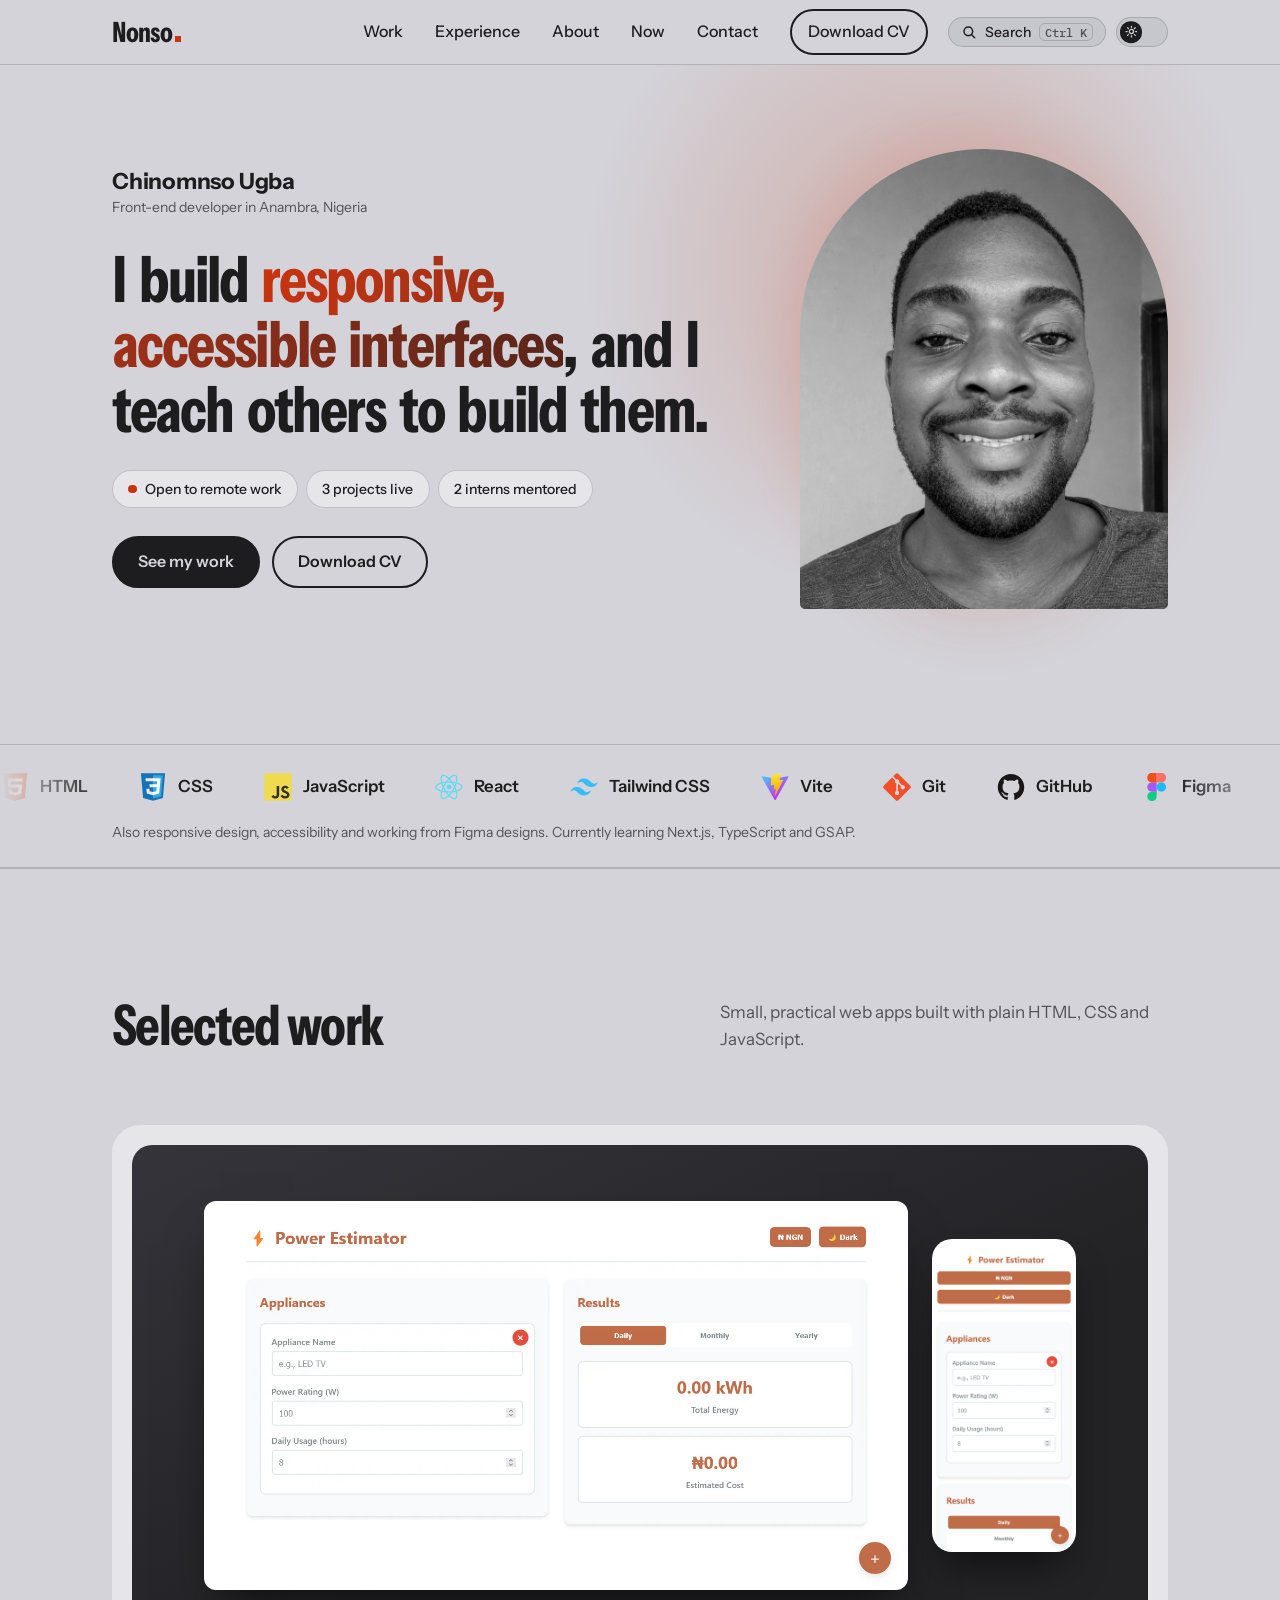
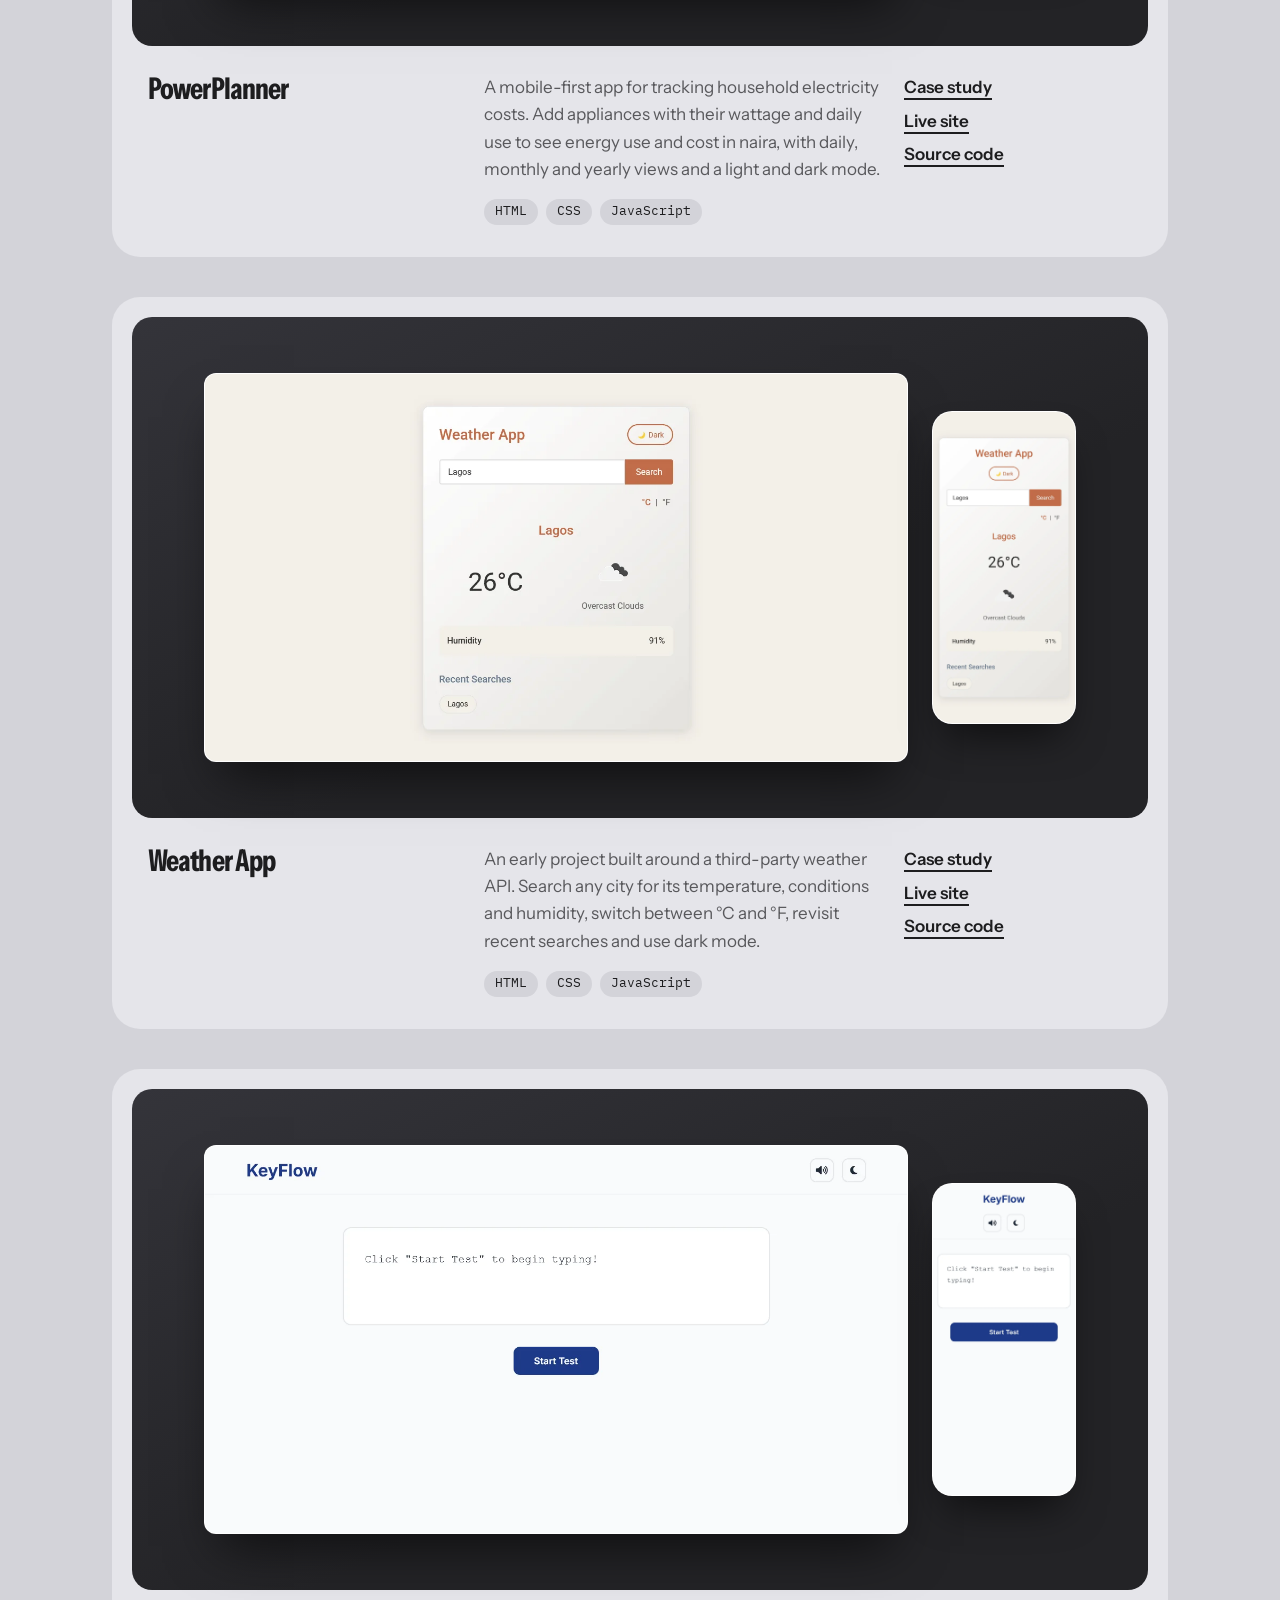
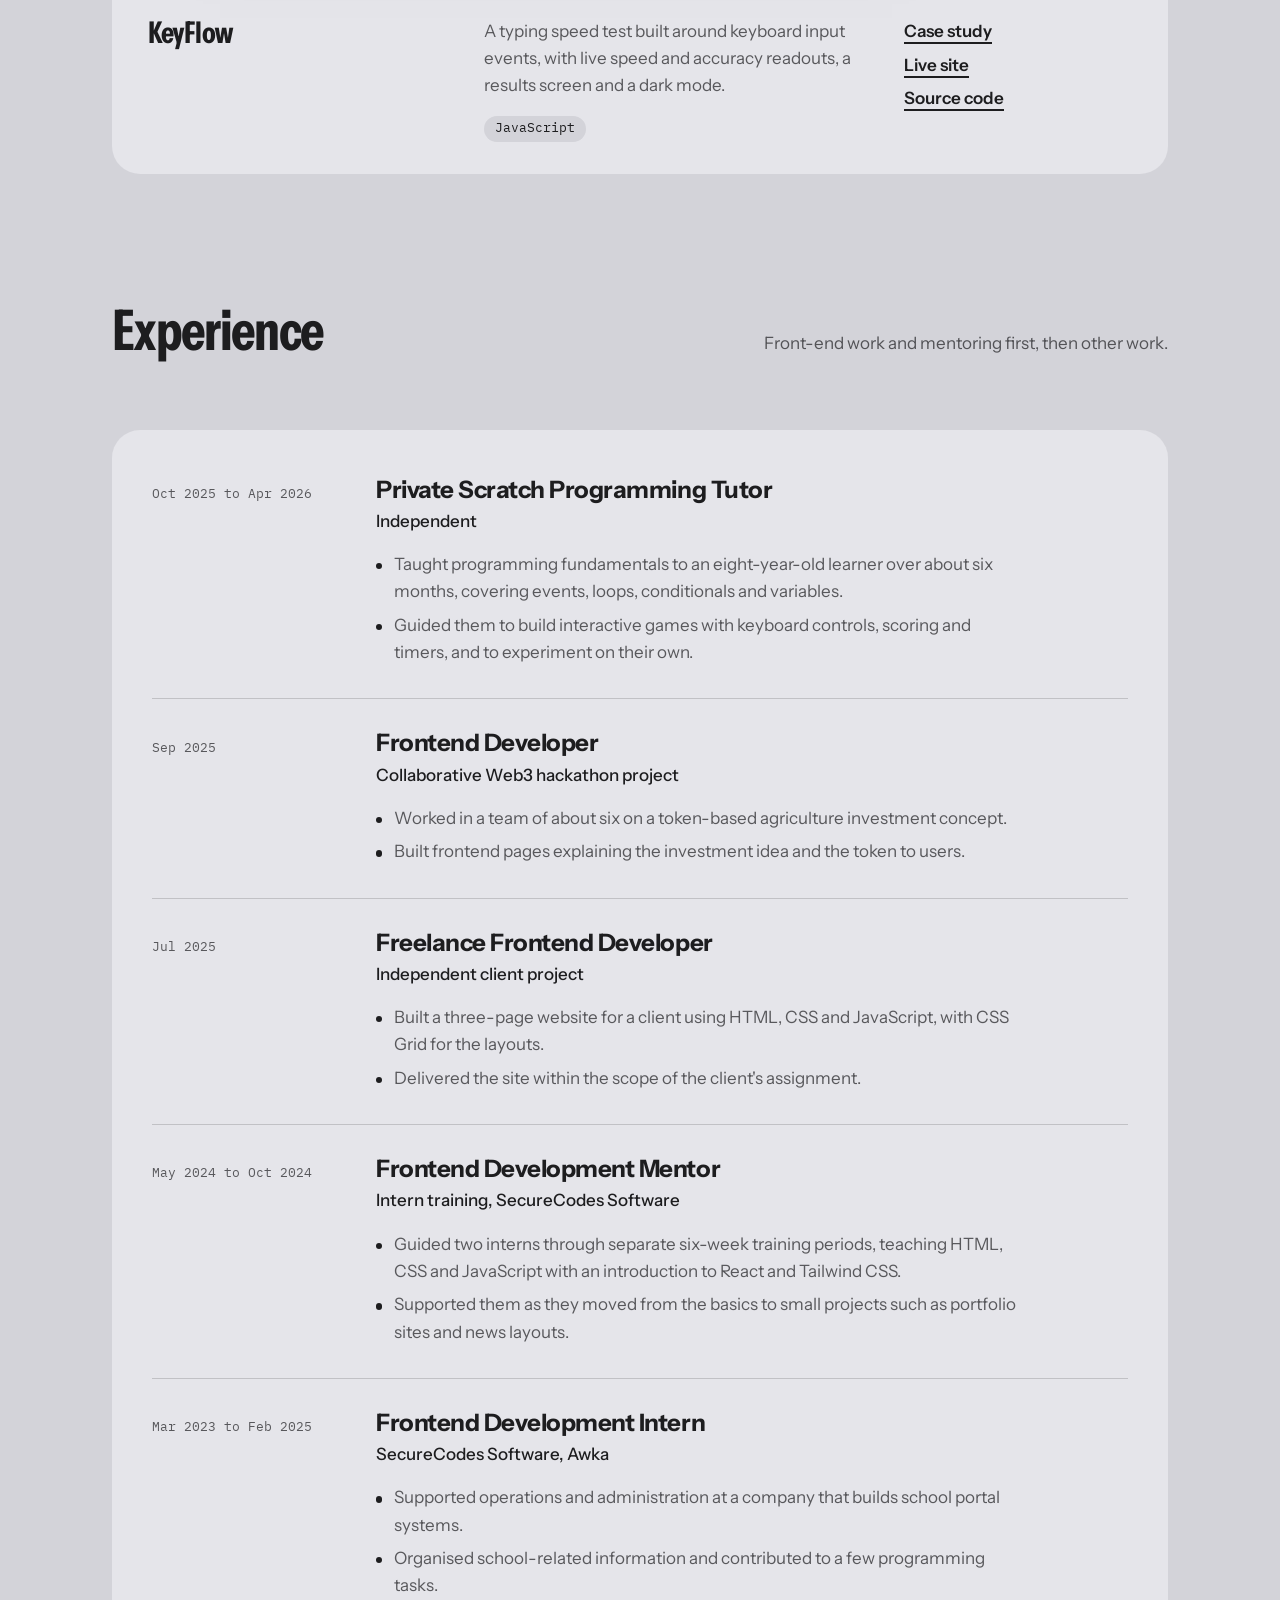
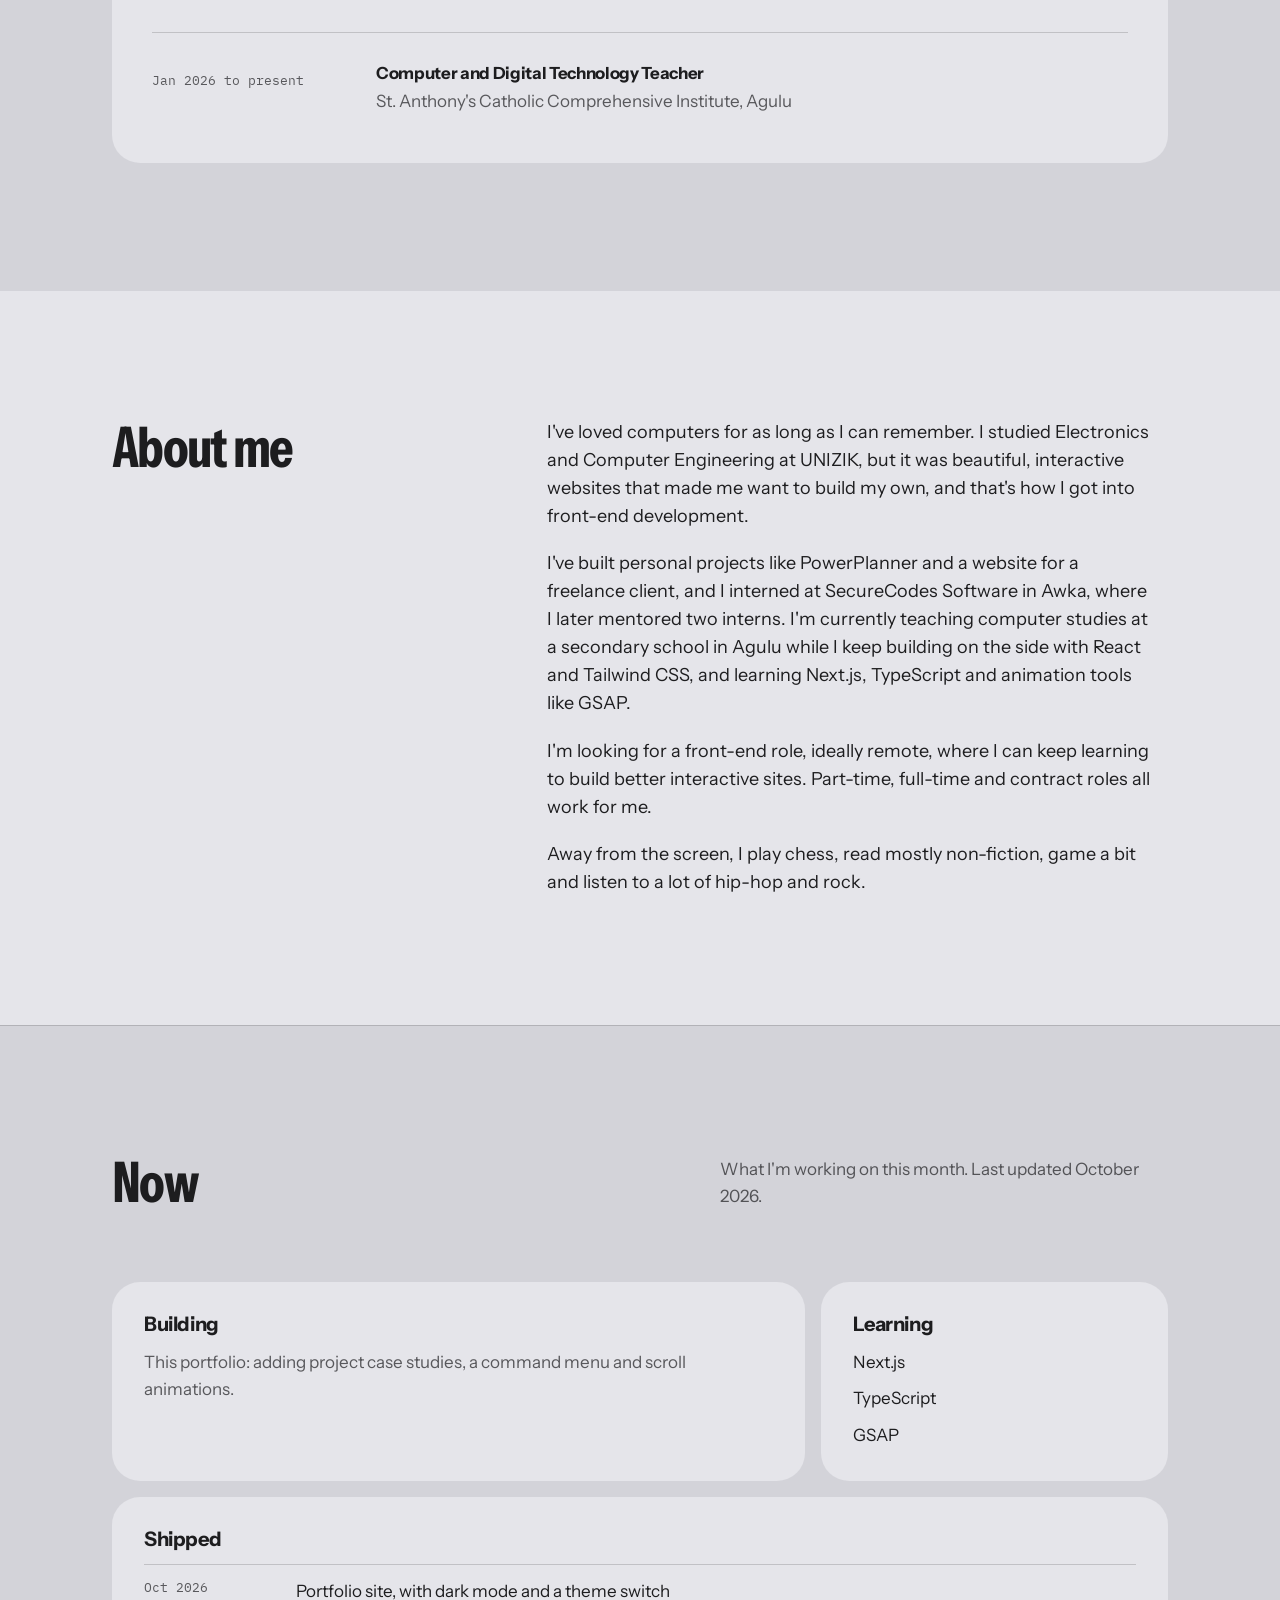
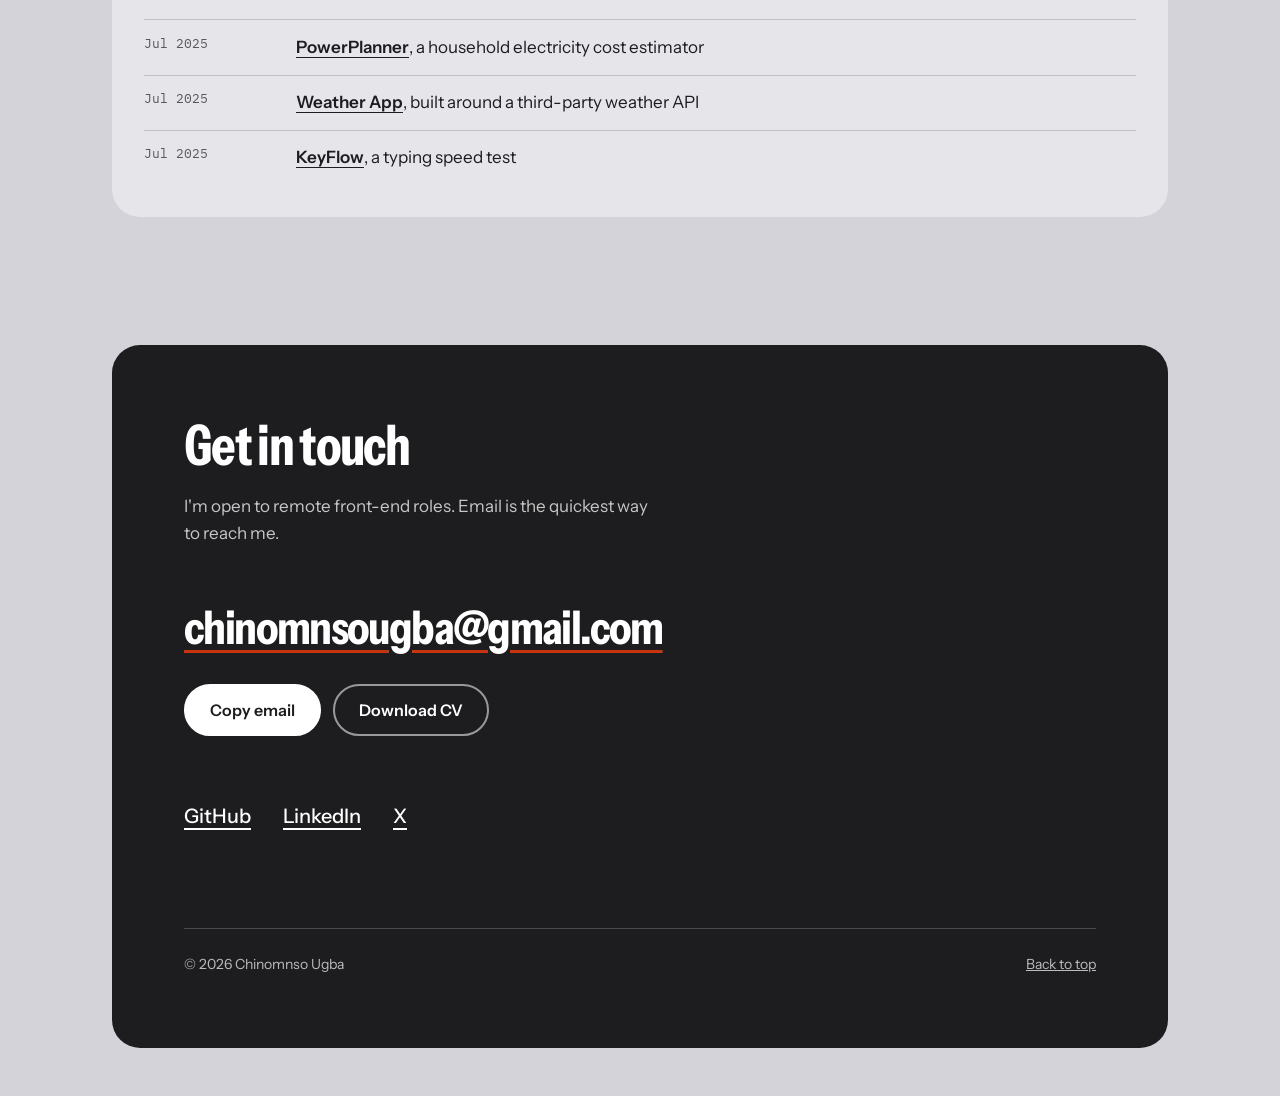
<file: index.html>
<!DOCTYPE html>
<html lang="en">
<head>
  <meta charset="utf-8">
  <meta name="viewport" content="width=device-width, initial-scale=1">
  <title>Chinomnso Ugba | Front-end developer</title>
  <meta name="description" content="Chinomnso Ugba is a front-end developer based in Anambra, Nigeria, open to remote work.">
  <meta name="theme-color" content="#d3d3d9">
  <meta name="color-scheme" content="light dark">
  <!-- Sets the theme before the page paints, so there is no flash -->
  <script>
    (function () {
      var saved;
      try { saved = localStorage.getItem("theme"); } catch (e) {}
      var dark = saved ? saved === "dark" : window.matchMedia("(prefers-color-scheme: dark)").matches;
      document.documentElement.dataset.theme = dark ? "dark" : "light";
      document.documentElement.classList.add("js");
    })();
  </script>
  <link rel="icon" href="assets/favicon.svg" type="image/svg+xml">

  <meta property="og:type" content="website">
  <meta property="og:title" content="Chinomnso Ugba | Front-end developer">
  <meta property="og:description" content="Front-end developer based in Anambra, Nigeria, open to remote work.">

  <link rel="preconnect" href="https://fonts.googleapis.com">
  <link rel="preconnect" href="https://fonts.gstatic.com" crossorigin>
  <link href="https://fonts.googleapis.com/css2?family=Instrument+Sans:wdth,wght@75..100,400..700&family=IBM+Plex+Mono:wght@400;500&display=swap" rel="stylesheet">
  <link rel="stylesheet" href="css/style.css">
  <script src="js/main.js" defer></script>
</head>
<body>
  <a class="skip-link" href="#main">Skip to content</a>

  <header class="site-header">
    <div class="wrap header-inner">
      <!-- Placeholder logo: replace the text with your real logo later -->
      <a class="logo" href="#top" aria-label="Nonso, back to top">Nonso<span class="logo-dot" aria-hidden="true"></span></a>

      <nav id="site-nav" class="site-nav" aria-label="Main">
        <ul class="nav-list">
          <li><a href="#work">Work</a></li>
          <li><a href="#experience">Experience</a></li>
          <li><a href="#about">About</a></li>
          <li><a href="#now">Now</a></li>
          <li><a href="#contact">Contact</a></li>
          <li><a class="nav-cv" href="assets/Chinomnso-Ugba-CV.pdf" download>Download CV</a></li>
        </ul>
      </nav>

      <div class="header-tools">
        <button class="cmd-btn" type="button" aria-label="Open command menu" aria-haspopup="dialog">
          <svg viewBox="0 0 24 24" width="16" height="16" fill="none" stroke="currentColor" stroke-width="2.2" stroke-linecap="round" aria-hidden="true"><circle cx="11" cy="11" r="6.5"/><path d="M16 16l4.5 4.5"/></svg>
          <span class="cmd-btn-text">Search</span>
          <kbd class="cmd-btn-kbd">Ctrl K</kbd>
        </button>
        <button class="theme-toggle" type="button" role="switch" aria-checked="false" aria-label="Dark mode">
          <span class="theme-knob" aria-hidden="true">
            <svg class="icon-sun" viewBox="0 0 24 24" fill="none" stroke="currentColor" stroke-width="2.4" stroke-linecap="round"><circle cx="12" cy="12" r="4"/><path d="M12 2v2M12 20v2M4.9 4.9l1.4 1.4M17.7 17.7l1.4 1.4M2 12h2M20 12h2M4.9 19.1l1.4-1.4M17.7 6.3l1.4-1.4"/></svg>
            <svg class="icon-moon" viewBox="0 0 24 24" fill="currentColor"><path d="M21 12.8A9 9 0 1 1 11.2 3a7 7 0 0 0 9.8 9.8z"/></svg>
          </span>
        </button>
        <button class="nav-toggle" type="button" aria-expanded="false" aria-controls="site-nav">Menu</button>
      </div>
    </div>
  </header>

  <main id="main">
    <!-- Hero -->
    <section class="hero" id="top">
      <!-- The glow follows the mouse (see js/main.js) -->
      <div class="hero-glow" aria-hidden="true"></div>

      <div class="wrap hero-grid">
        <div class="hero-id" style="--i:0">
          <h1 class="hero-name">Chinomnso Ugba</h1>
          <p class="hero-role">Front-end developer in Anambra, Nigeria</p>
        </div>

        <p class="hero-headline" style="--i:1">I build <em>responsive, accessible interfaces</em>, and I teach others to build them.</p>

        <ul class="chips" style="--i:2">
          <li class="chip"><span class="status-dot" aria-hidden="true"></span>Open to remote work</li>
          <li class="chip">3 projects live</li>
          <li class="chip">2 interns mentored</li>
        </ul>

        <div class="hero-actions" style="--i:3">
          <a class="btn btn-solid" href="#work">See my work</a>
          <a class="btn btn-outline" href="assets/Chinomnso-Ugba-CV.pdf" download>Download CV</a>
        </div>

        <figure class="hero-photo" style="--i:2">
          <!-- Replace assets/portrait.jpg with your new photo (4:5 ratio works best). It is shown in black and white. -->
          <img src="assets/portrait.jpg" alt="Portrait of Chinomnso Ugba" width="800" height="1000" fetchpriority="high" onerror="this.remove()">
        </figure>
      </div>
    </section>

    <!-- Skills strip -->
    <section class="strip" aria-label="Skills">
      <div class="marquee">
        <ul class="marquee-track">
            <li class="skill"><img src="assets/icons/html5.svg" alt="" width="28" height="28" loading="lazy"><span>HTML</span></li>
            <li class="skill"><img src="assets/icons/css3.svg" alt="" width="28" height="28" loading="lazy"><span>CSS</span></li>
            <li class="skill"><img src="assets/icons/javascript.svg" alt="" width="28" height="28" loading="lazy"><span>JavaScript</span></li>
            <li class="skill"><img src="assets/icons/react.svg" alt="" width="28" height="28" loading="lazy"><span>React</span></li>
            <li class="skill"><img src="assets/icons/tailwindcss.svg" alt="" width="28" height="28" loading="lazy"><span>Tailwind CSS</span></li>
            <li class="skill"><img src="assets/icons/vite.svg" alt="" width="28" height="28" loading="lazy"><span>Vite</span></li>
            <li class="skill"><img src="assets/icons/git.svg" alt="" width="28" height="28" loading="lazy"><span>Git</span></li>
            <li class="skill skill--mono"><img src="assets/icons/github.svg" alt="" width="28" height="28" loading="lazy"><span>GitHub</span></li>
            <li class="skill"><img src="assets/icons/figma.svg" alt="" width="28" height="28" loading="lazy"><span>Figma</span></li>
        </ul>
        <ul class="marquee-track" aria-hidden="true">
            <li class="skill"><img src="assets/icons/html5.svg" alt="" width="28" height="28" loading="lazy"><span>HTML</span></li>
            <li class="skill"><img src="assets/icons/css3.svg" alt="" width="28" height="28" loading="lazy"><span>CSS</span></li>
            <li class="skill"><img src="assets/icons/javascript.svg" alt="" width="28" height="28" loading="lazy"><span>JavaScript</span></li>
            <li class="skill"><img src="assets/icons/react.svg" alt="" width="28" height="28" loading="lazy"><span>React</span></li>
            <li class="skill"><img src="assets/icons/tailwindcss.svg" alt="" width="28" height="28" loading="lazy"><span>Tailwind CSS</span></li>
            <li class="skill"><img src="assets/icons/vite.svg" alt="" width="28" height="28" loading="lazy"><span>Vite</span></li>
            <li class="skill"><img src="assets/icons/git.svg" alt="" width="28" height="28" loading="lazy"><span>Git</span></li>
            <li class="skill skill--mono"><img src="assets/icons/github.svg" alt="" width="28" height="28" loading="lazy"><span>GitHub</span></li>
            <li class="skill"><img src="assets/icons/figma.svg" alt="" width="28" height="28" loading="lazy"><span>Figma</span></li>
        </ul>
      </div>
      <p class="wrap strip-note" data-reveal>Also responsive design, accessibility and working from Figma designs. Currently learning Next.js, TypeScript and GSAP.</p>
    </section>

    <!-- Work -->
    <section class="section section--work" id="work" aria-labelledby="work-title">
      <div class="wrap">
        <div class="section-head" data-reveal>
          <h2 id="work-title">Selected work</h2>
          <p>Small, practical web apps built with plain HTML, CSS and JavaScript.</p>
        </div>

        <ul class="projects">
          <li class="project" data-reveal>
            <a class="shot" href="projects/powerplanner.html" aria-label="Read the PowerPlanner case study">
              <div class="browser">
                <img src="assets/powerplanner.webp" alt="PowerPlanner on desktop, with an appliance form on the left and energy and cost results on the right" width="1315" height="727" loading="lazy" onerror="this.remove()">
              </div>
              <div class="phone">
                <img src="assets/powerplanner-mobile.webp" alt="PowerPlanner on a phone, with the appliance form stacked above the results" width="640" height="1391" loading="lazy" onerror="this.remove()">
              </div>
            </a>
            <div class="project-body">
              <h3>PowerPlanner</h3>
              <div class="project-info">
                <p>A mobile-first app for tracking household electricity costs. Add appliances with their wattage and daily use to see energy use and cost in naira, with daily, monthly and yearly views and a light and dark mode.</p>
                <ul class="tags"><li>HTML</li><li>CSS</li><li>JavaScript</li></ul>
              </div>
              <p class="project-links">
                <a href="projects/powerplanner.html">Case study</a>
                <a href="https://power-manager-one.vercel.app/" target="_blank" rel="noopener">Live site<span class="sr-only"> (opens in a new tab)</span></a>
                <a href="https://github.com/Chinomnso-Ugba/Power-Manager" target="_blank" rel="noopener">Source code<span class="sr-only"> (opens in a new tab)</span></a>
              </p>
            </div>
          </li>

          <li class="project" data-reveal>
            <a class="shot" href="projects/weather-app.html" aria-label="Read the Weather App case study">
              <div class="browser">
                <img src="assets/weather.webp" alt="Weather App on desktop showing the weather in Lagos with a temperature, conditions, humidity and recent searches" width="1315" height="727" loading="lazy" onerror="this.remove()">
              </div>
              <div class="phone">
                <img src="assets/weather-mobile.webp" alt="Weather App on a phone showing the weather in Lagos" width="640" height="1391" loading="lazy" onerror="this.remove()">
              </div>
            </a>
            <div class="project-body">
              <h3>Weather App</h3>
              <div class="project-info">
                <p>An early project built around a third-party weather API. Search any city for its temperature, conditions and humidity, switch between °C and °F, revisit recent searches and use dark mode.</p>
                <ul class="tags"><li>HTML</li><li>CSS</li><li>JavaScript</li></ul>
              </div>
              <p class="project-links">
                <a href="projects/weather-app.html">Case study</a>
                <a href="https://chinomnso-ugba.github.io/Weather-App/" target="_blank" rel="noopener">Live site<span class="sr-only"> (opens in a new tab)</span></a>
                <a href="https://github.com/Chinomnso-Ugba/Weather-App" target="_blank" rel="noopener">Source code<span class="sr-only"> (opens in a new tab)</span></a>
              </p>
            </div>
          </li>

          <li class="project" data-reveal>
            <a class="shot" href="projects/keyflow.html" aria-label="Read the KeyFlow case study">
              <div class="browser">
                <img src="assets/keyflow.webp" alt="KeyFlow typing test on desktop with a start button and a prompt to begin typing" width="1315" height="727" loading="lazy" onerror="this.remove()">
              </div>
              <div class="phone">
                <img src="assets/keyflow-mobile.webp" alt="KeyFlow typing test on a phone" width="640" height="1391" loading="lazy" onerror="this.remove()">
              </div>
            </a>
            <div class="project-body">
              <h3>KeyFlow</h3>
              <div class="project-info">
                <p>A typing speed test built around keyboard input events, with live speed and accuracy readouts, a results screen and a dark mode.</p>
                <ul class="tags"><li>JavaScript</li></ul>
              </div>
              <p class="project-links">
                <a href="projects/keyflow.html">Case study</a>
                <a href="https://chinomnso-ugba.github.io/Typing-Speed-App/" target="_blank" rel="noopener">Live site<span class="sr-only"> (opens in a new tab)</span></a>
                <a href="https://github.com/Chinomnso-Ugba/Typing-Speed-App" target="_blank" rel="noopener">Source code<span class="sr-only"> (opens in a new tab)</span></a>
              </p>
            </div>
          </li>

          <!--
          Copy this block for each new project.
          <li class="project" data-reveal>
            <div class="shot">
              <div class="browser">
                <img src="assets/PROJECT.webp" alt="PROJECT on desktop" width="1315" height="727" loading="lazy" onerror="this.remove()">
              </div>
              <div class="phone">
                <img src="assets/PROJECT-mobile.webp" alt="PROJECT on a phone" width="640" height="1391" loading="lazy" onerror="this.remove()">
              </div>
            </div>
            <div class="project-body">
              <h3>Project name</h3>
              <div class="project-info">
                <p>One line on what it does and why you built it.</p>
                <ul class="tags"><li>Tech</li></ul>
              </div>
              <p class="project-links">
                <a href="#" target="_blank" rel="noopener">Live site<span class="sr-only"> (opens in a new tab)</span></a>
                <a href="#" target="_blank" rel="noopener">Source code<span class="sr-only"> (opens in a new tab)</span></a>
              </p>
            </div>
          </li>
          -->
        </ul>
      </div>
    </section>

    <!-- Experience -->
    <section class="section section--experience" id="experience" aria-labelledby="experience-title">
      <div class="wrap">
        <div class="section-head" data-reveal>
          <h2 id="experience-title">Experience</h2>
          <p>Front-end work and mentoring first, then other work.</p>
        </div>

        <ul class="jobs">
          <li class="job" data-reveal>
            <p class="job-dates">Oct 2025 to Apr 2026</p>
            <div class="job-main">
              <h3>Private Scratch Programming Tutor</h3>
              <p class="job-org">Independent</p>
              <ul class="job-points">
                <li>Taught programming fundamentals to an eight-year-old learner over about six months, covering events, loops, conditionals and variables.</li>
                <li>Guided them to build interactive games with keyboard controls, scoring and timers, and to experiment on their own.</li>
              </ul>
            </div>
          </li>
          <li class="job" data-reveal>
            <p class="job-dates">Sep 2025</p>
            <div class="job-main">
              <h3>Frontend Developer</h3>
              <!-- TODO: add the hackathon and project names once verified -->
              <p class="job-org">Collaborative Web3 hackathon project</p>
              <ul class="job-points">
                <li>Worked in a team of about six on a token-based agriculture investment concept.</li>
                <li>Built frontend pages explaining the investment idea and the token to users.</li>
              </ul>
            </div>
          </li>
          <li class="job" data-reveal>
            <p class="job-dates">Jul 2025</p>
            <div class="job-main">
              <h3>Freelance Frontend Developer</h3>
              <p class="job-org">Independent client project</p>
              <ul class="job-points">
                <li>Built a three-page website for a client using HTML, CSS and JavaScript, with CSS Grid for the layouts.</li>
                <li>Delivered the site within the scope of the client's assignment.</li>
              </ul>
            </div>
          </li>
          <li class="job" data-reveal>
            <p class="job-dates">May 2024 to Oct 2024</p>
            <div class="job-main">
              <h3>Frontend Development Mentor</h3>
              <p class="job-org">Intern training, SecureCodes Software</p>
              <ul class="job-points">
                <li>Guided two interns through separate six-week training periods, teaching HTML, CSS and JavaScript with an introduction to React and Tailwind CSS.</li>
                <li>Supported them as they moved from the basics to small projects such as portfolio sites and news layouts.</li>
              </ul>
            </div>
          </li>
          <li class="job" data-reveal>
            <p class="job-dates">Mar 2023 to Feb 2025</p>
            <div class="job-main">
              <h3>Frontend Development Intern</h3>
              <p class="job-org">SecureCodes Software, Awka</p>
              <ul class="job-points">
                <li>Supported operations and administration at a company that builds school portal systems.</li>
                <li>Organised school-related information and contributed to a few programming tasks.</li>
              </ul>
            </div>
          </li>

          <li class="job job--minor" data-reveal>
            <p class="job-dates">Jan 2026 to present</p>
            <div class="job-main">
              <h3>Computer and Digital Technology Teacher</h3>
              <p class="job-org">St. Anthony's Catholic Comprehensive Institute, Agulu</p>
            </div>
          </li>
        </ul>
      </div>
    </section>

    <!-- About -->
    <section class="section section--about" id="about" aria-labelledby="about-title">
      <div class="wrap about-grid">
        <h2 id="about-title">About me</h2>
        <div class="about-text" data-reveal>
          <p>
            I've loved computers for as long as I can remember. I studied Electronics and Computer Engineering at UNIZIK, but it was beautiful, interactive websites that made me want to build my own, and that's how I got into front-end development.
          </p>
          <p>
            I've built personal projects like PowerPlanner and a website for a freelance client, and I interned at SecureCodes Software in Awka, where I later mentored two interns. I'm currently teaching computer studies at a secondary school in Agulu while I keep building on the side with React and Tailwind CSS, and learning Next.js, TypeScript and animation tools like GSAP.
          </p>
          <p>
            I'm looking for a front-end role, ideally remote, where I can keep learning to build better interactive sites. Part-time, full-time and contract roles all work for me.
          </p>
          <p>
            Away from the screen, I play chess, read mostly non-fiction, game a bit and listen to a lot of hip-hop and rock.
          </p>
        </div>
      </div>
    </section>

    <!-- Now: update this once a month. Change the text, the date below, and add a line to "Shipped". -->
    <section class="section section--now" id="now" aria-labelledby="now-title">
      <div class="wrap">
        <div class="section-head" data-reveal>
          <h2 id="now-title">Now</h2>
          <p>What I'm working on this month. <time datetime="2026-10">Last updated October 2026.</time></p>
        </div>

        <div class="now-grid">
          <article class="now-card now-card--wide" data-reveal>
            <h3>Building</h3>
            <p>This portfolio: adding project case studies, a command menu and scroll animations.</p>
          </article>

          <article class="now-card" data-reveal>
            <h3>Learning</h3>
            <ul class="plain-list">
              <li>Next.js</li>
              <li>TypeScript</li>
              <li>GSAP</li>
            </ul>
          </article>

          <article class="now-card now-card--full" data-reveal>
            <h3>Shipped</h3>
            <ul class="shipped">
              <li><time class="shipped-date" datetime="2026-10">Oct 2026</time><span>Portfolio site, with dark mode and a theme switch</span></li>
              <li><time class="shipped-date" datetime="2025-07">Jul 2025</time><span><a href="https://power-manager-one.vercel.app/" target="_blank" rel="noopener">PowerPlanner<span class="sr-only"> (opens in a new tab)</span></a>, a household electricity cost estimator</span></li>
              <li><time class="shipped-date" datetime="2025-07">Jul 2025</time><span><a href="https://chinomnso-ugba.github.io/Weather-App/" target="_blank" rel="noopener">Weather App<span class="sr-only"> (opens in a new tab)</span></a>, built around a third-party weather API</span></li>
              <li><time class="shipped-date" datetime="2025-07">Jul 2025</time><span><a href="https://chinomnso-ugba.github.io/Typing-Speed-App/" target="_blank" rel="noopener">KeyFlow<span class="sr-only"> (opens in a new tab)</span></a>, a typing speed test</span></li>
            </ul>
          </article>
        </div>
      </div>
    </section>

    <!-- Contact -->
    <section class="section section--contact" id="contact" aria-labelledby="contact-title">
      <div class="wrap">
        <h2 id="contact-title">Get in touch</h2>
        <p class="contact-lead">I'm open to remote front-end roles. Email is the quickest way to reach me.</p>

        <p class="contact-email">
          <a href="mailto:chinomnsougba@gmail.com">chinomnsougba@gmail.com</a>
        </p>

        <div class="contact-actions">
          <button class="btn btn-inverse" type="button" data-copy="chinomnsougba@gmail.com">Copy email</button>
          <a class="btn btn-inverse-outline" href="assets/Chinomnso-Ugba-CV.pdf" download>Download CV</a>
          <span class="copy-status" role="status" aria-live="polite"></span>
        </div>

        <ul class="social-list">
          <li><a href="https://github.com/Chinomnso-Ugba" target="_blank" rel="noopener">GitHub<span class="sr-only"> (opens in a new tab)</span></a></li>
          <li><a href="https://www.linkedin.com/in/chinomnso-ugba-b372222a1/" target="_blank" rel="noopener">LinkedIn<span class="sr-only"> (opens in a new tab)</span></a></li>
          <li><a href="https://x.com/nonsougba" target="_blank" rel="noopener">X<span class="sr-only"> (opens in a new tab)</span></a></li>
        </ul>

        <div class="footer-row">
          <p>&copy; <span id="year">2026</span> Chinomnso Ugba</p>
          <a href="#top">Back to top</a>
        </div>
      </div>
    </section>
  </main>

  <!-- Command menu: press Ctrl or Cmd + K -->
  <dialog class="cmd" id="command-menu" aria-label="Command menu">
    <div class="cmd-box">
      <input class="cmd-input" type="text" placeholder="Search pages, projects and actions" aria-label="Search commands" autocomplete="off" spellcheck="false" role="combobox" aria-expanded="true" aria-controls="cmd-list">
      <ul class="cmd-list" id="cmd-list" role="listbox" aria-label="Commands"></ul>
      <p class="cmd-hint"><kbd>&uarr;</kbd> <kbd>&darr;</kbd> to move, <kbd>Enter</kbd> to open, <kbd>Esc</kbd> to close</p>
    </div>
  </dialog>
</body>
</html>
</file>
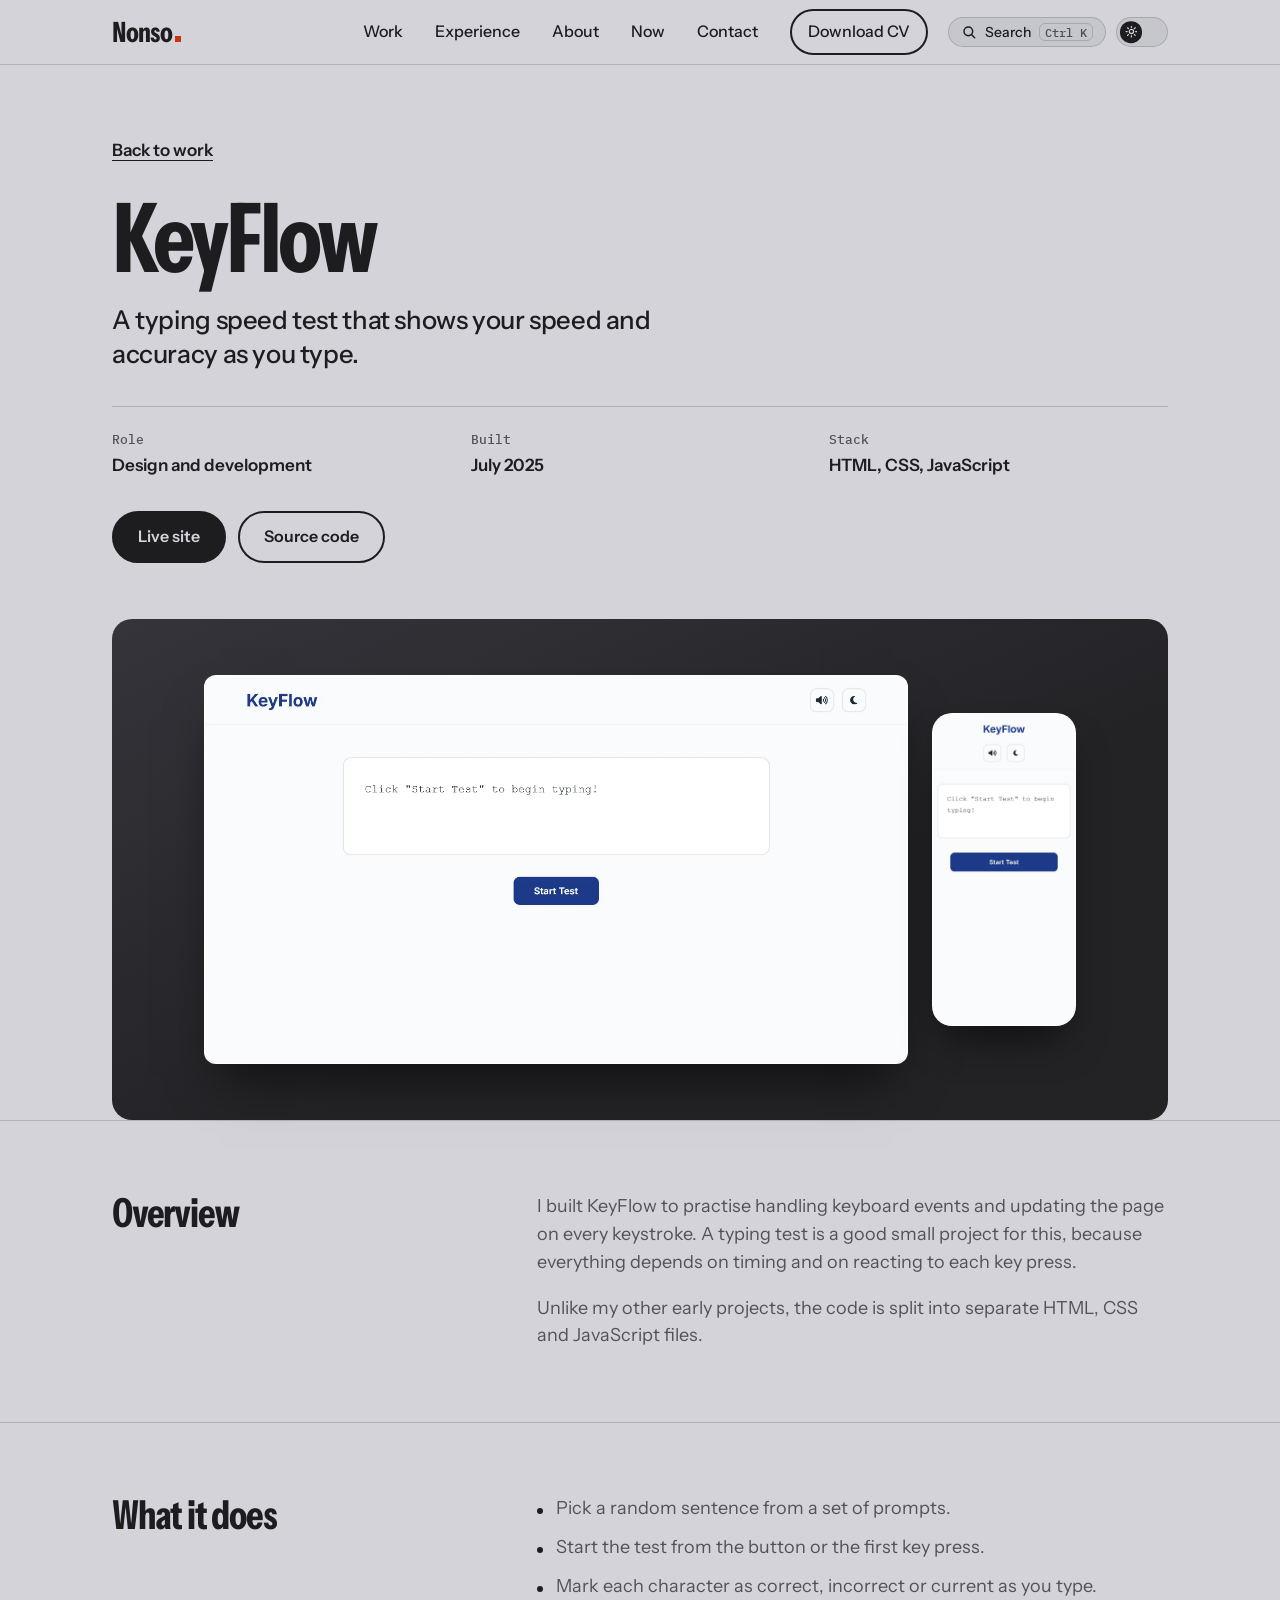
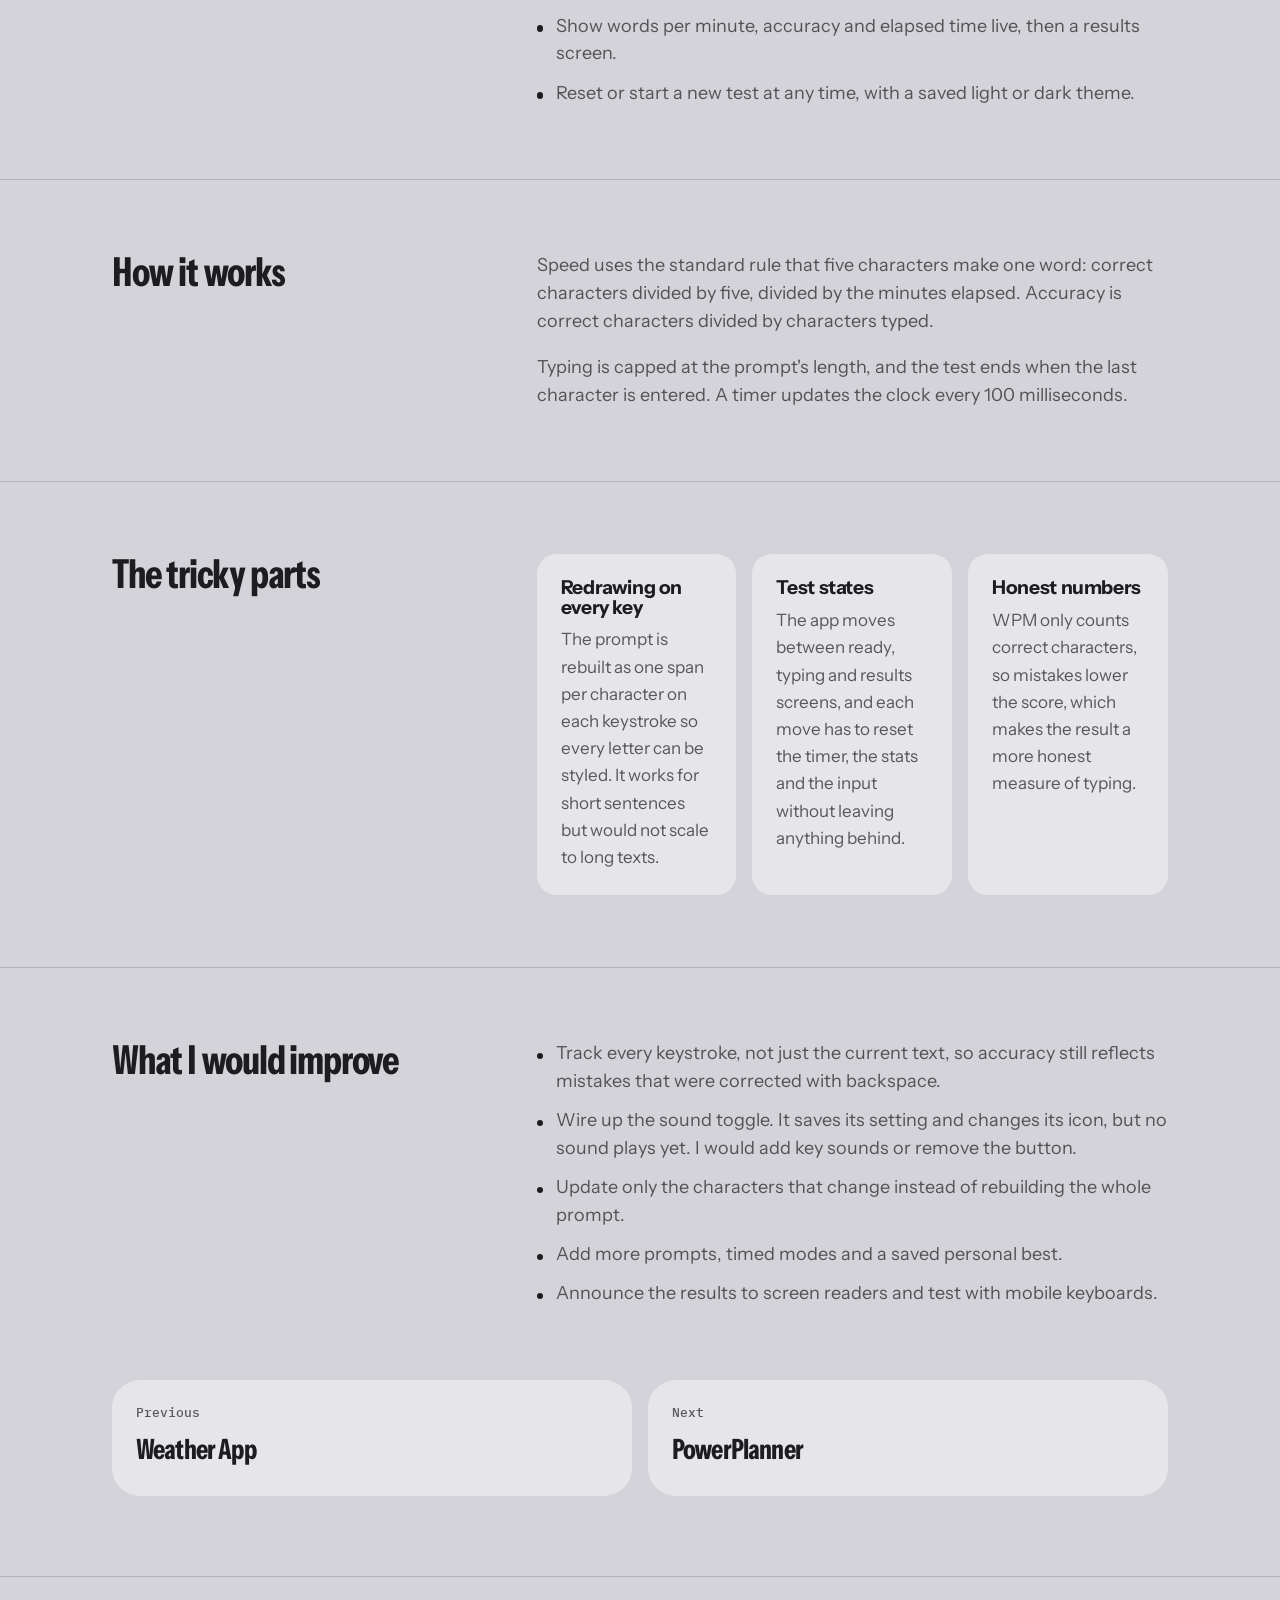
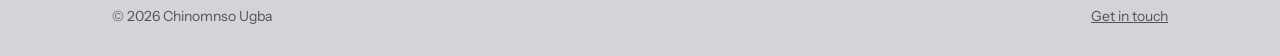
<file: projects/keyflow.html>
<!DOCTYPE html>
<html lang="en">
<head>
  <meta charset="utf-8">
  <meta name="viewport" content="width=device-width, initial-scale=1">
  <title>KeyFlow case study | Chinomnso Ugba</title>
  <meta name="description" content="A typing speed test that shows your speed and accuracy as you type.">
  <meta name="theme-color" content="#d3d3d9">
  <meta name="color-scheme" content="light dark">
  <link rel="icon" href="../assets/favicon.svg" type="image/svg+xml">
  <script>
    (function () {
      var saved;
      try { saved = localStorage.getItem("theme"); } catch (e) {}
      var dark = saved ? saved === "dark" : window.matchMedia("(prefers-color-scheme: dark)").matches;
      document.documentElement.dataset.theme = dark ? "dark" : "light";
      document.documentElement.classList.add("js");
    })();
  </script>
  <link rel="preconnect" href="https://fonts.googleapis.com">
  <link rel="preconnect" href="https://fonts.gstatic.com" crossorigin>
  <link href="https://fonts.googleapis.com/css2?family=Instrument+Sans:wdth,wght@75..100,400..700&family=IBM+Plex+Mono:wght@400;500&display=swap" rel="stylesheet">
  <link rel="stylesheet" href="../css/style.css">
  <script src="../js/main.js" defer></script>
</head>
<body data-root="../">
  <a class="skip-link" href="#main">Skip to content</a>

  <header class="site-header">
    <div class="wrap header-inner">
      <!-- Placeholder logo: replace the text with your real logo later -->
      <a class="logo" href="../index.html" aria-label="Nonso, back to top">Nonso<span class="logo-dot" aria-hidden="true"></span></a>

      <nav id="site-nav" class="site-nav" aria-label="Main">
        <ul class="nav-list">
          <li><a href="../index.html#work">Work</a></li>
          <li><a href="../index.html#experience">Experience</a></li>
          <li><a href="../index.html#about">About</a></li>
          <li><a href="../index.html#now">Now</a></li>
          <li><a href="../index.html#contact">Contact</a></li>
          <li><a class="nav-cv" href="../assets/Chinomnso-Ugba-CV.pdf" download>Download CV</a></li>
        </ul>
      </nav>

      <div class="header-tools">
        <button class="cmd-btn" type="button" aria-label="Open command menu" aria-haspopup="dialog">
          <svg viewBox="0 0 24 24" width="16" height="16" fill="none" stroke="currentColor" stroke-width="2.2" stroke-linecap="round" aria-hidden="true"><circle cx="11" cy="11" r="6.5"/><path d="M16 16l4.5 4.5"/></svg>
          <span class="cmd-btn-text">Search</span>
          <kbd class="cmd-btn-kbd">Ctrl K</kbd>
        </button>
        <button class="theme-toggle" type="button" role="switch" aria-checked="false" aria-label="Dark mode">
          <span class="theme-knob" aria-hidden="true">
            <svg class="icon-sun" viewBox="0 0 24 24" fill="none" stroke="currentColor" stroke-width="2.4" stroke-linecap="round"><circle cx="12" cy="12" r="4"/><path d="M12 2v2M12 20v2M4.9 4.9l1.4 1.4M17.7 17.7l1.4 1.4M2 12h2M20 12h2M4.9 19.1l1.4-1.4M17.7 6.3l1.4-1.4"/></svg>
            <svg class="icon-moon" viewBox="0 0 24 24" fill="currentColor"><path d="M21 12.8A9 9 0 1 1 11.2 3a7 7 0 0 0 9.8 9.8z"/></svg>
          </span>
        </button>
        <button class="nav-toggle" type="button" aria-expanded="false" aria-controls="site-nav">Menu</button>
      </div>
    </div>
  </header>

  <main id="main">
    <section class="case-hero">
      <div class="wrap">
        <a class="case-back" href="../index.html#work">Back to work</a>
        <h1 class="case-title">KeyFlow</h1>
        <p class="case-tagline">A typing speed test that shows your speed and accuracy as you type.</p>

        <dl class="case-meta">
          <div><dt>Role</dt><dd>Design and development</dd></div>
          <div><dt>Built</dt><dd>July 2025</dd></div>
          <div><dt>Stack</dt><dd>HTML, CSS, JavaScript</dd></div>
        </dl>

        <div class="case-links">
          <a class="btn btn-solid" href="https://chinomnso-ugba.github.io/Typing-Speed-App/" target="_blank" rel="noopener">Live site<span class="sr-only"> (opens in a new tab)</span></a>
          <a class="btn btn-outline" href="https://github.com/Chinomnso-Ugba/Typing-Speed-App" target="_blank" rel="noopener">Source code<span class="sr-only"> (opens in a new tab)</span></a>
        </div>

        <div class="shot case-stage" data-reveal>
          <div class="browser">
            <img src="../assets/keyflow.webp" alt="KeyFlow typing test on desktop with a start button and a prompt to begin typing" width="1315" height="727" onerror="this.remove()">
          </div>
          <div class="phone">
            <img src="../assets/keyflow-mobile.webp" alt="KeyFlow typing test on a phone" width="640" height="1391" onerror="this.remove()">
          </div>
        </div>
      </div>
    </section>

    <section class="case-section" data-reveal>
      <div class="wrap">
        <h2>Overview</h2>
        <div class="case-body"><p>I built KeyFlow to practise handling keyboard events and updating the page on every keystroke. A typing test is a good small project for this, because everything depends on timing and on reacting to each key press.</p><p>Unlike my other early projects, the code is split into separate HTML, CSS and JavaScript files.</p></div>
      </div>
    </section>
    <section class="case-section" data-reveal>
      <div class="wrap">
        <h2>What it does</h2>
        <div class="case-body"><ul class="case-list"><li>Pick a random sentence from a set of prompts.</li><li>Start the test from the button or the first key press.</li><li>Mark each character as correct, incorrect or current as you type.</li><li>Show words per minute, accuracy and elapsed time live, then a results screen.</li><li>Reset or start a new test at any time, with a saved light or dark theme.</li></ul></div>
      </div>
    </section>
    <section class="case-section" data-reveal>
      <div class="wrap">
        <h2>How it works</h2>
        <div class="case-body"><p>Speed uses the standard rule that five characters make one word: correct characters divided by five, divided by the minutes elapsed. Accuracy is correct characters divided by characters typed.</p><p>Typing is capped at the prompt's length, and the test ends when the last character is entered. A timer updates the clock every 100 milliseconds.</p></div>
      </div>
    </section>
    <section class="case-section" data-reveal>
      <div class="wrap">
        <h2>The tricky parts</h2>
        <div class="case-cards"><div class="case-card"><h3>Redrawing on every key</h3><p>The prompt is rebuilt as one span per character on each keystroke so every letter can be styled. It works for short sentences but would not scale to long texts.</p></div><div class="case-card"><h3>Test states</h3><p>The app moves between ready, typing and results screens, and each move has to reset the timer, the stats and the input without leaving anything behind.</p></div><div class="case-card"><h3>Honest numbers</h3><p>WPM only counts correct characters, so mistakes lower the score, which makes the result a more honest measure of typing.</p></div></div>
      </div>
    </section>
    <section class="case-section" data-reveal>
      <div class="wrap">
        <h2>What I would improve</h2>
        <div class="case-body"><ul class="case-list"><li>Track every keystroke, not just the current text, so accuracy still reflects mistakes that were corrected with backspace.</li><li>Wire up the sound toggle. It saves its setting and changes its icon, but no sound plays yet. I would add key sounds or remove the button.</li><li>Update only the characters that change instead of rebuilding the whole prompt.</li><li>Add more prompts, timed modes and a saved personal best.</li><li>Announce the results to screen readers and test with mobile keyboards.</li></ul></div>
      </div>
    </section>

    <nav class="wrap case-nav" aria-label="More case studies" data-reveal>
      <a href="weather-app.html"><span>Previous</span><strong>Weather App</strong></a>
      <a href="powerplanner.html"><span>Next</span><strong>PowerPlanner</strong></a>
    </nav>
  </main>

  <footer class="page-footer">
    <div class="wrap">
      <p>&copy; <span id="year">2026</span> Chinomnso Ugba</p>
      <a href="../index.html#contact">Get in touch</a>
    </div>
  </footer>

  <!-- Command menu: press Ctrl or Cmd + K -->
  <dialog class="cmd" id="command-menu" aria-label="Command menu">
    <div class="cmd-box">
      <input class="cmd-input" type="text" placeholder="Search pages, projects and actions" aria-label="Search commands" autocomplete="off" spellcheck="false" role="combobox" aria-expanded="true" aria-controls="cmd-list">
      <ul class="cmd-list" id="cmd-list" role="listbox" aria-label="Commands"></ul>
      <p class="cmd-hint"><kbd>&uarr;</kbd> <kbd>&darr;</kbd> to move, <kbd>Enter</kbd> to open, <kbd>Esc</kbd> to close</p>
    </div>
  </dialog>
</body>
</html>
</file>
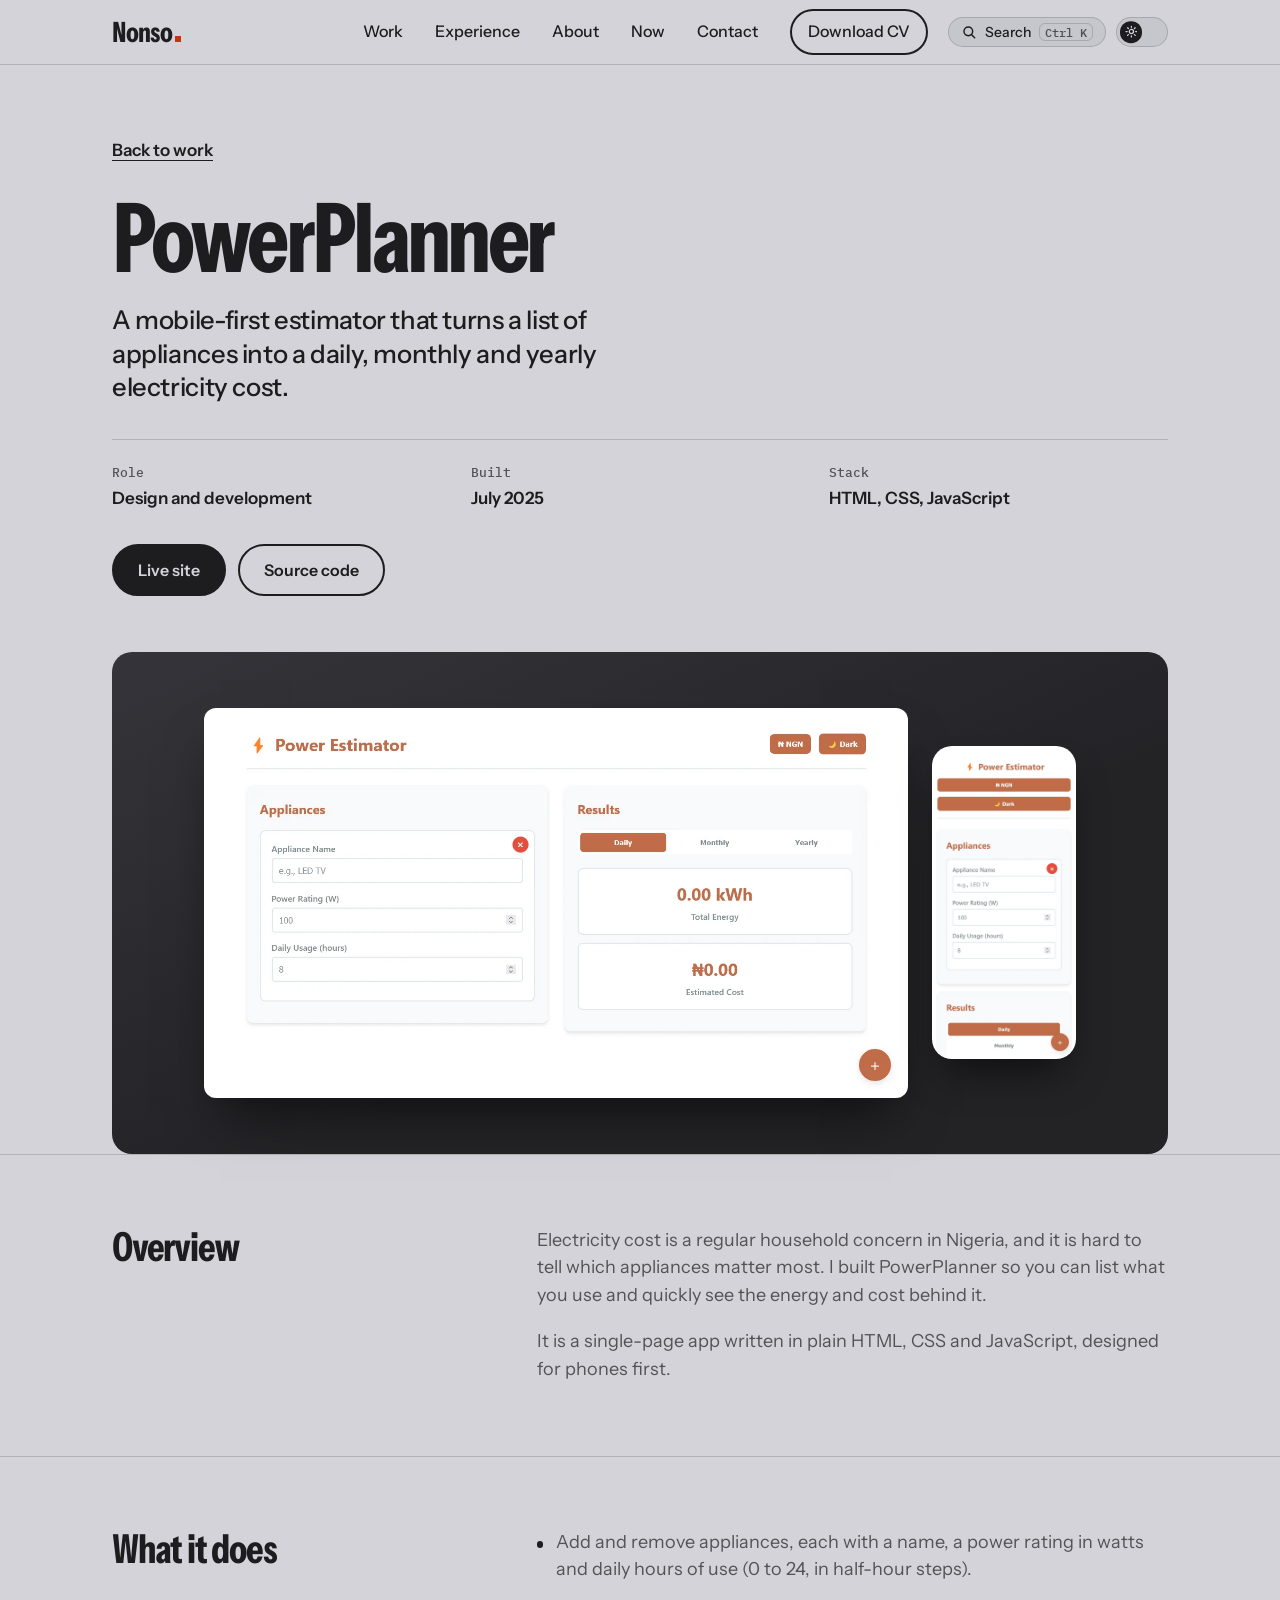
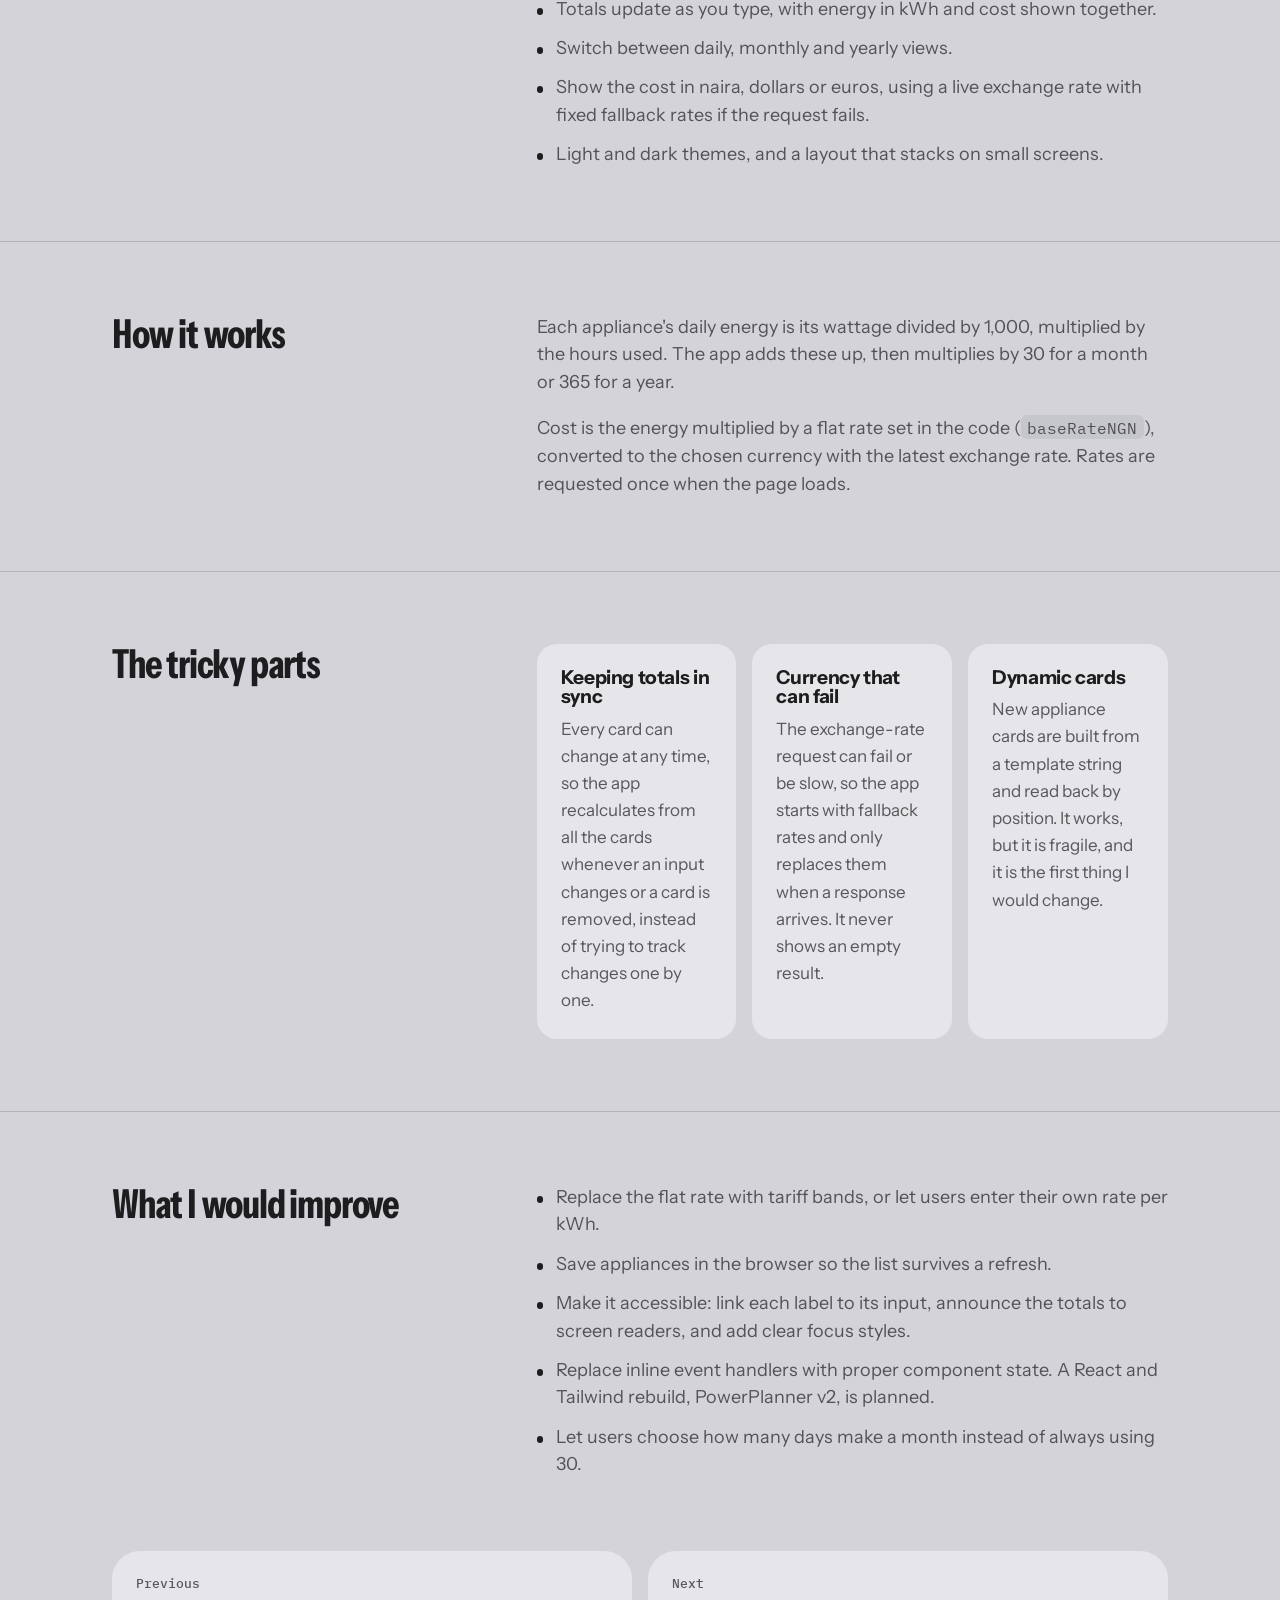
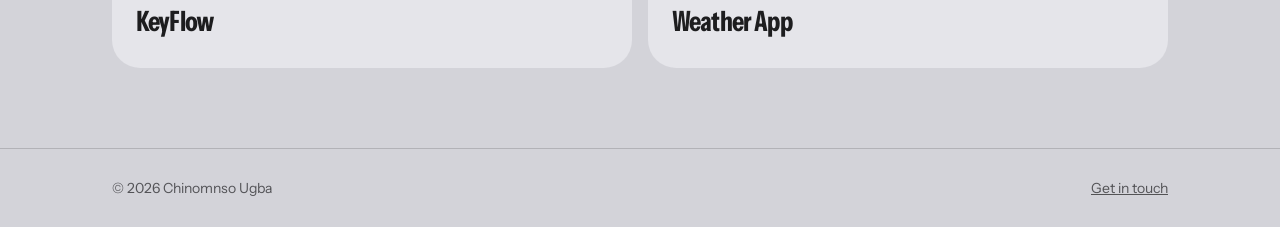
<file: projects/powerplanner.html>
<!DOCTYPE html>
<html lang="en">
<head>
  <meta charset="utf-8">
  <meta name="viewport" content="width=device-width, initial-scale=1">
  <title>PowerPlanner case study | Chinomnso Ugba</title>
  <meta name="description" content="A mobile-first estimator that turns a list of appliances into a daily, monthly and yearly electricity cost.">
  <meta name="theme-color" content="#d3d3d9">
  <meta name="color-scheme" content="light dark">
  <link rel="icon" href="../assets/favicon.svg" type="image/svg+xml">
  <script>
    (function () {
      var saved;
      try { saved = localStorage.getItem("theme"); } catch (e) {}
      var dark = saved ? saved === "dark" : window.matchMedia("(prefers-color-scheme: dark)").matches;
      document.documentElement.dataset.theme = dark ? "dark" : "light";
      document.documentElement.classList.add("js");
    })();
  </script>
  <link rel="preconnect" href="https://fonts.googleapis.com">
  <link rel="preconnect" href="https://fonts.gstatic.com" crossorigin>
  <link href="https://fonts.googleapis.com/css2?family=Instrument+Sans:wdth,wght@75..100,400..700&family=IBM+Plex+Mono:wght@400;500&display=swap" rel="stylesheet">
  <link rel="stylesheet" href="../css/style.css">
  <script src="../js/main.js" defer></script>
</head>
<body data-root="../">
  <a class="skip-link" href="#main">Skip to content</a>

  <header class="site-header">
    <div class="wrap header-inner">
      <!-- Placeholder logo: replace the text with your real logo later -->
      <a class="logo" href="../index.html" aria-label="Nonso, back to top">Nonso<span class="logo-dot" aria-hidden="true"></span></a>

      <nav id="site-nav" class="site-nav" aria-label="Main">
        <ul class="nav-list">
          <li><a href="../index.html#work">Work</a></li>
          <li><a href="../index.html#experience">Experience</a></li>
          <li><a href="../index.html#about">About</a></li>
          <li><a href="../index.html#now">Now</a></li>
          <li><a href="../index.html#contact">Contact</a></li>
          <li><a class="nav-cv" href="../assets/Chinomnso-Ugba-CV.pdf" download>Download CV</a></li>
        </ul>
      </nav>

      <div class="header-tools">
        <button class="cmd-btn" type="button" aria-label="Open command menu" aria-haspopup="dialog">
          <svg viewBox="0 0 24 24" width="16" height="16" fill="none" stroke="currentColor" stroke-width="2.2" stroke-linecap="round" aria-hidden="true"><circle cx="11" cy="11" r="6.5"/><path d="M16 16l4.5 4.5"/></svg>
          <span class="cmd-btn-text">Search</span>
          <kbd class="cmd-btn-kbd">Ctrl K</kbd>
        </button>
        <button class="theme-toggle" type="button" role="switch" aria-checked="false" aria-label="Dark mode">
          <span class="theme-knob" aria-hidden="true">
            <svg class="icon-sun" viewBox="0 0 24 24" fill="none" stroke="currentColor" stroke-width="2.4" stroke-linecap="round"><circle cx="12" cy="12" r="4"/><path d="M12 2v2M12 20v2M4.9 4.9l1.4 1.4M17.7 17.7l1.4 1.4M2 12h2M20 12h2M4.9 19.1l1.4-1.4M17.7 6.3l1.4-1.4"/></svg>
            <svg class="icon-moon" viewBox="0 0 24 24" fill="currentColor"><path d="M21 12.8A9 9 0 1 1 11.2 3a7 7 0 0 0 9.8 9.8z"/></svg>
          </span>
        </button>
        <button class="nav-toggle" type="button" aria-expanded="false" aria-controls="site-nav">Menu</button>
      </div>
    </div>
  </header>

  <main id="main">
    <section class="case-hero">
      <div class="wrap">
        <a class="case-back" href="../index.html#work">Back to work</a>
        <h1 class="case-title">PowerPlanner</h1>
        <p class="case-tagline">A mobile-first estimator that turns a list of appliances into a daily, monthly and yearly electricity cost.</p>

        <dl class="case-meta">
          <div><dt>Role</dt><dd>Design and development</dd></div>
          <div><dt>Built</dt><dd>July 2025</dd></div>
          <div><dt>Stack</dt><dd>HTML, CSS, JavaScript</dd></div>
        </dl>

        <div class="case-links">
          <a class="btn btn-solid" href="https://power-manager-one.vercel.app/" target="_blank" rel="noopener">Live site<span class="sr-only"> (opens in a new tab)</span></a>
          <a class="btn btn-outline" href="https://github.com/Chinomnso-Ugba/Power-Manager" target="_blank" rel="noopener">Source code<span class="sr-only"> (opens in a new tab)</span></a>
        </div>

        <div class="shot case-stage" data-reveal>
          <div class="browser">
            <img src="../assets/powerplanner.webp" alt="PowerPlanner on desktop, with an appliance form on the left and energy and cost results on the right" width="1315" height="727" onerror="this.remove()">
          </div>
          <div class="phone">
            <img src="../assets/powerplanner-mobile.webp" alt="PowerPlanner on a phone, with the appliance form stacked above the results" width="640" height="1391" onerror="this.remove()">
          </div>
        </div>
      </div>
    </section>

    <section class="case-section" data-reveal>
      <div class="wrap">
        <h2>Overview</h2>
        <div class="case-body"><p>Electricity cost is a regular household concern in Nigeria, and it is hard to tell which appliances matter most. I built PowerPlanner so you can list what you use and quickly see the energy and cost behind it.</p><p>It is a single-page app written in plain HTML, CSS and JavaScript, designed for phones first.</p></div>
      </div>
    </section>
    <section class="case-section" data-reveal>
      <div class="wrap">
        <h2>What it does</h2>
        <div class="case-body"><ul class="case-list"><li>Add and remove appliances, each with a name, a power rating in watts and daily hours of use (0 to 24, in half-hour steps).</li><li>Totals update as you type, with energy in kWh and cost shown together.</li><li>Switch between daily, monthly and yearly views.</li><li>Show the cost in naira, dollars or euros, using a live exchange rate with fixed fallback rates if the request fails.</li><li>Light and dark themes, and a layout that stacks on small screens.</li></ul></div>
      </div>
    </section>
    <section class="case-section" data-reveal>
      <div class="wrap">
        <h2>How it works</h2>
        <div class="case-body"><p>Each appliance's daily energy is its wattage divided by 1,000, multiplied by the hours used. The app adds these up, then multiplies by 30 for a month or 365 for a year.</p><p>Cost is the energy multiplied by a flat rate set in the code (<code>baseRateNGN</code>), converted to the chosen currency with the latest exchange rate. Rates are requested once when the page loads.</p></div>
      </div>
    </section>
    <section class="case-section" data-reveal>
      <div class="wrap">
        <h2>The tricky parts</h2>
        <div class="case-cards"><div class="case-card"><h3>Keeping totals in sync</h3><p>Every card can change at any time, so the app recalculates from all the cards whenever an input changes or a card is removed, instead of trying to track changes one by one.</p></div><div class="case-card"><h3>Currency that can fail</h3><p>The exchange-rate request can fail or be slow, so the app starts with fallback rates and only replaces them when a response arrives. It never shows an empty result.</p></div><div class="case-card"><h3>Dynamic cards</h3><p>New appliance cards are built from a template string and read back by position. It works, but it is fragile, and it is the first thing I would change.</p></div></div>
      </div>
    </section>
    <section class="case-section" data-reveal>
      <div class="wrap">
        <h2>What I would improve</h2>
        <div class="case-body"><ul class="case-list"><li>Replace the flat rate with tariff bands, or let users enter their own rate per kWh.</li><li>Save appliances in the browser so the list survives a refresh.</li><li>Make it accessible: link each label to its input, announce the totals to screen readers, and add clear focus styles.</li><li>Replace inline event handlers with proper component state. A React and Tailwind rebuild, PowerPlanner v2, is planned.</li><li>Let users choose how many days make a month instead of always using 30.</li></ul></div>
      </div>
    </section>

    <nav class="wrap case-nav" aria-label="More case studies" data-reveal>
      <a href="keyflow.html"><span>Previous</span><strong>KeyFlow</strong></a>
      <a href="weather-app.html"><span>Next</span><strong>Weather App</strong></a>
    </nav>
  </main>

  <footer class="page-footer">
    <div class="wrap">
      <p>&copy; <span id="year">2026</span> Chinomnso Ugba</p>
      <a href="../index.html#contact">Get in touch</a>
    </div>
  </footer>

  <!-- Command menu: press Ctrl or Cmd + K -->
  <dialog class="cmd" id="command-menu" aria-label="Command menu">
    <div class="cmd-box">
      <input class="cmd-input" type="text" placeholder="Search pages, projects and actions" aria-label="Search commands" autocomplete="off" spellcheck="false" role="combobox" aria-expanded="true" aria-controls="cmd-list">
      <ul class="cmd-list" id="cmd-list" role="listbox" aria-label="Commands"></ul>
      <p class="cmd-hint"><kbd>&uarr;</kbd> <kbd>&darr;</kbd> to move, <kbd>Enter</kbd> to open, <kbd>Esc</kbd> to close</p>
    </div>
  </dialog>
</body>
</html>
</file>
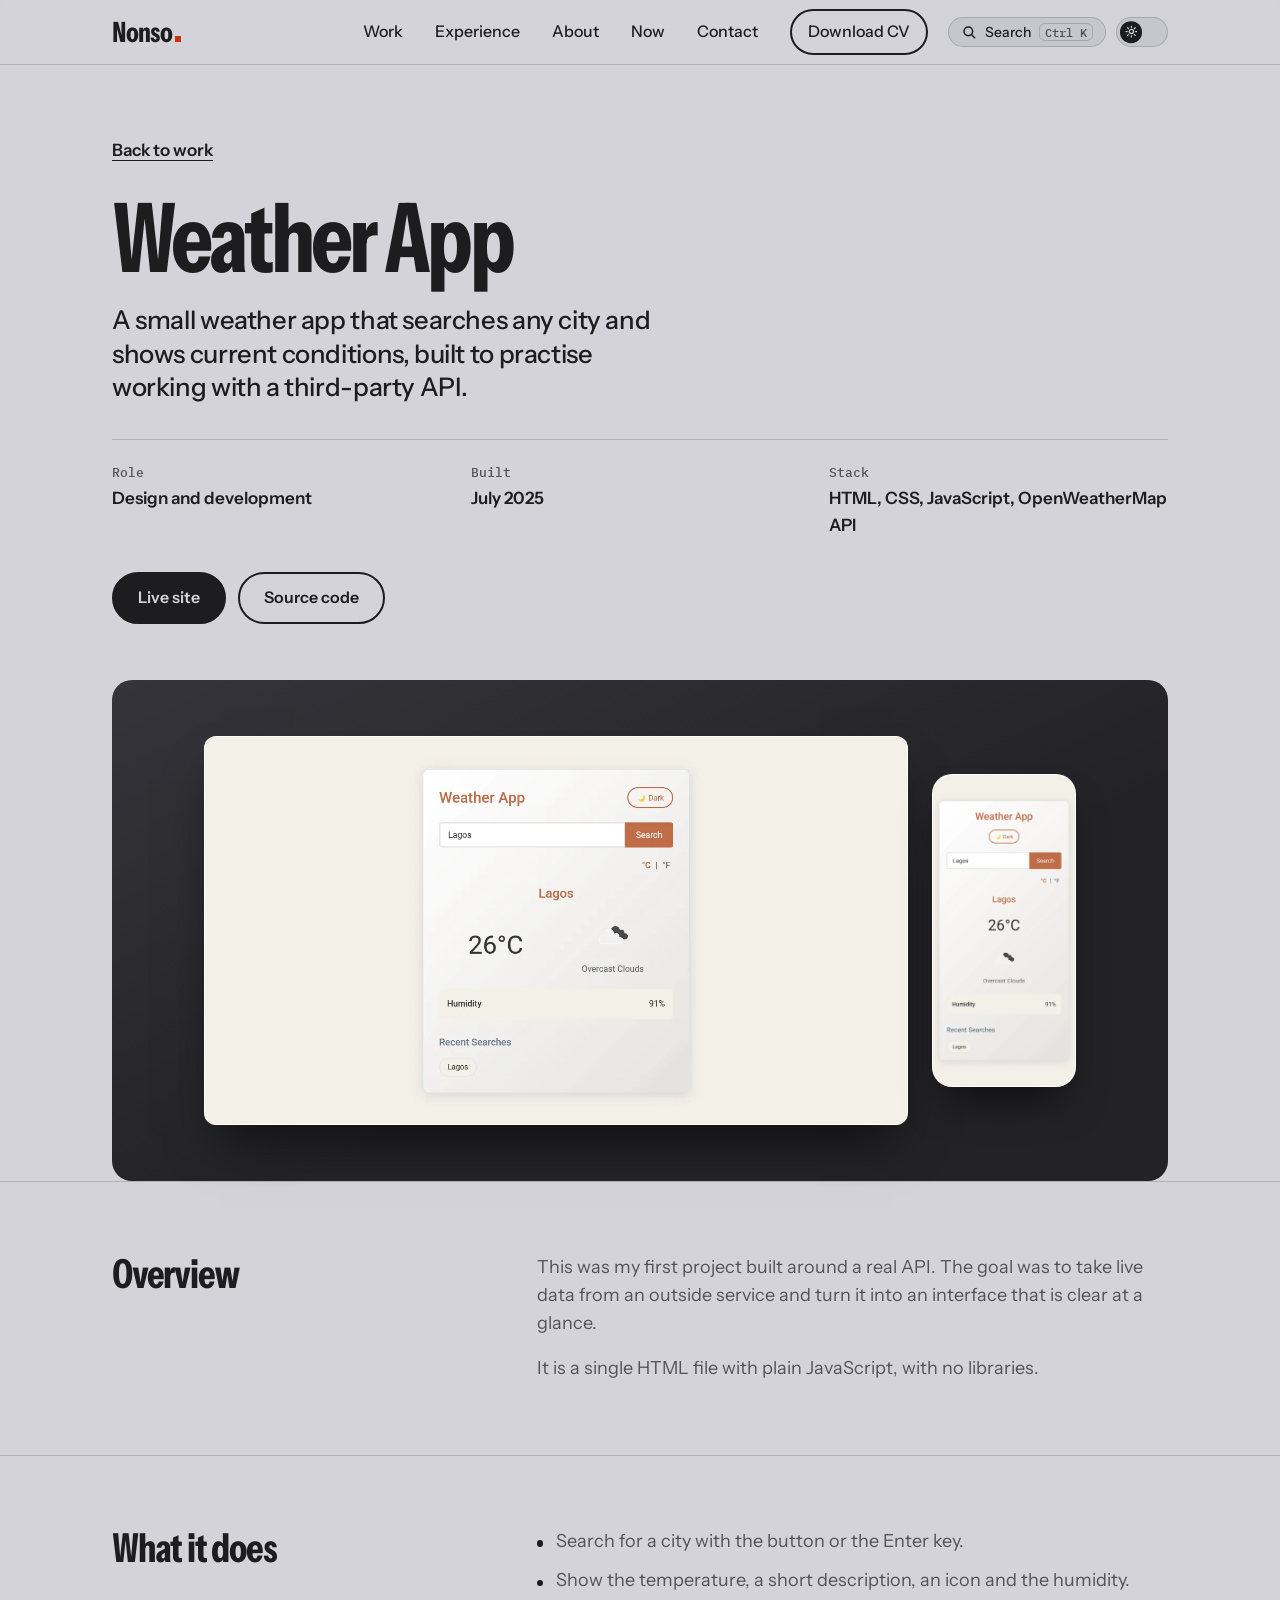
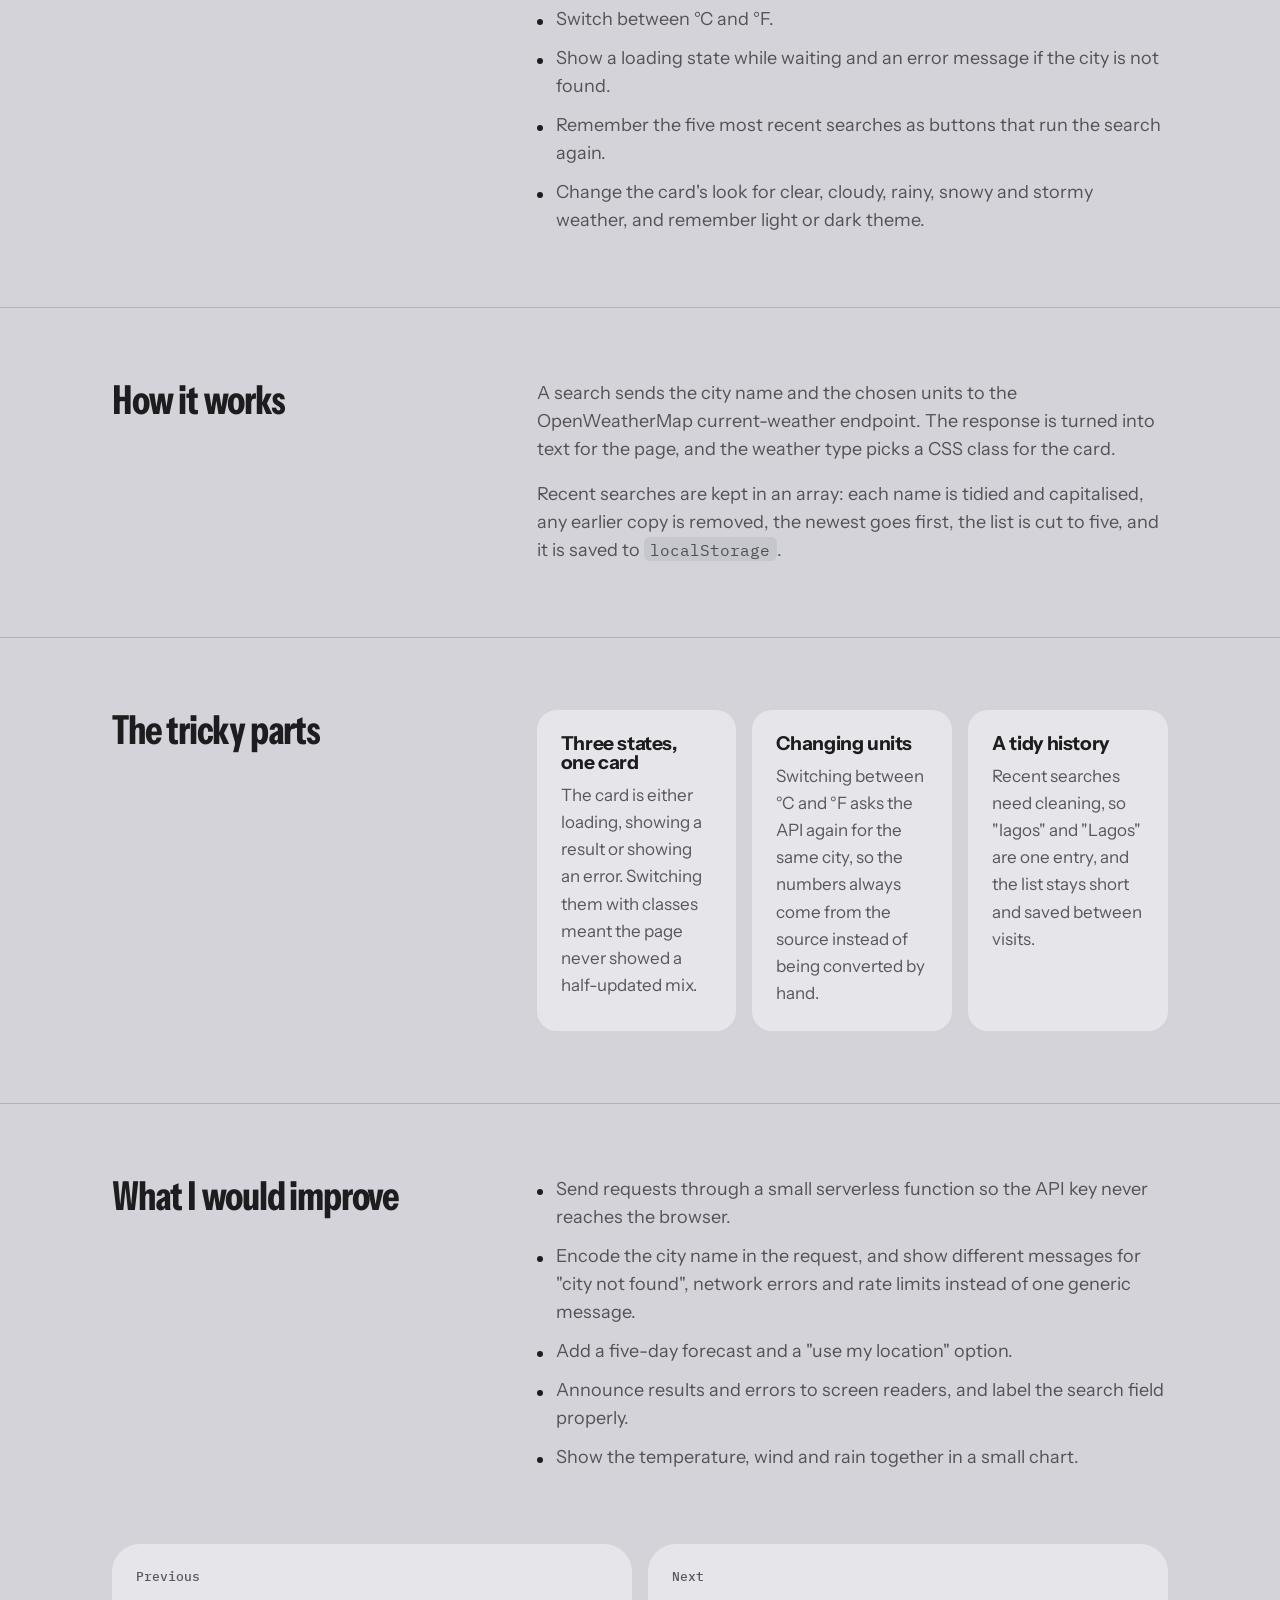
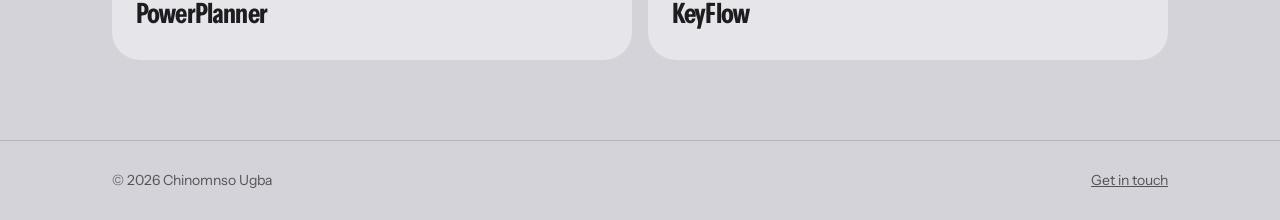
<file: projects/weather-app.html>
<!DOCTYPE html>
<html lang="en">
<head>
  <meta charset="utf-8">
  <meta name="viewport" content="width=device-width, initial-scale=1">
  <title>Weather App case study | Chinomnso Ugba</title>
  <meta name="description" content="A small weather app that searches any city and shows current conditions, built to practise working with a third-party API.">
  <meta name="theme-color" content="#d3d3d9">
  <meta name="color-scheme" content="light dark">
  <link rel="icon" href="../assets/favicon.svg" type="image/svg+xml">
  <script>
    (function () {
      var saved;
      try { saved = localStorage.getItem("theme"); } catch (e) {}
      var dark = saved ? saved === "dark" : window.matchMedia("(prefers-color-scheme: dark)").matches;
      document.documentElement.dataset.theme = dark ? "dark" : "light";
      document.documentElement.classList.add("js");
    })();
  </script>
  <link rel="preconnect" href="https://fonts.googleapis.com">
  <link rel="preconnect" href="https://fonts.gstatic.com" crossorigin>
  <link href="https://fonts.googleapis.com/css2?family=Instrument+Sans:wdth,wght@75..100,400..700&family=IBM+Plex+Mono:wght@400;500&display=swap" rel="stylesheet">
  <link rel="stylesheet" href="../css/style.css">
  <script src="../js/main.js" defer></script>
</head>
<body data-root="../">
  <a class="skip-link" href="#main">Skip to content</a>

  <header class="site-header">
    <div class="wrap header-inner">
      <!-- Placeholder logo: replace the text with your real logo later -->
      <a class="logo" href="../index.html" aria-label="Nonso, back to top">Nonso<span class="logo-dot" aria-hidden="true"></span></a>

      <nav id="site-nav" class="site-nav" aria-label="Main">
        <ul class="nav-list">
          <li><a href="../index.html#work">Work</a></li>
          <li><a href="../index.html#experience">Experience</a></li>
          <li><a href="../index.html#about">About</a></li>
          <li><a href="../index.html#now">Now</a></li>
          <li><a href="../index.html#contact">Contact</a></li>
          <li><a class="nav-cv" href="../assets/Chinomnso-Ugba-CV.pdf" download>Download CV</a></li>
        </ul>
      </nav>

      <div class="header-tools">
        <button class="cmd-btn" type="button" aria-label="Open command menu" aria-haspopup="dialog">
          <svg viewBox="0 0 24 24" width="16" height="16" fill="none" stroke="currentColor" stroke-width="2.2" stroke-linecap="round" aria-hidden="true"><circle cx="11" cy="11" r="6.5"/><path d="M16 16l4.5 4.5"/></svg>
          <span class="cmd-btn-text">Search</span>
          <kbd class="cmd-btn-kbd">Ctrl K</kbd>
        </button>
        <button class="theme-toggle" type="button" role="switch" aria-checked="false" aria-label="Dark mode">
          <span class="theme-knob" aria-hidden="true">
            <svg class="icon-sun" viewBox="0 0 24 24" fill="none" stroke="currentColor" stroke-width="2.4" stroke-linecap="round"><circle cx="12" cy="12" r="4"/><path d="M12 2v2M12 20v2M4.9 4.9l1.4 1.4M17.7 17.7l1.4 1.4M2 12h2M20 12h2M4.9 19.1l1.4-1.4M17.7 6.3l1.4-1.4"/></svg>
            <svg class="icon-moon" viewBox="0 0 24 24" fill="currentColor"><path d="M21 12.8A9 9 0 1 1 11.2 3a7 7 0 0 0 9.8 9.8z"/></svg>
          </span>
        </button>
        <button class="nav-toggle" type="button" aria-expanded="false" aria-controls="site-nav">Menu</button>
      </div>
    </div>
  </header>

  <main id="main">
    <section class="case-hero">
      <div class="wrap">
        <a class="case-back" href="../index.html#work">Back to work</a>
        <h1 class="case-title">Weather App</h1>
        <p class="case-tagline">A small weather app that searches any city and shows current conditions, built to practise working with a third-party API.</p>

        <dl class="case-meta">
          <div><dt>Role</dt><dd>Design and development</dd></div>
          <div><dt>Built</dt><dd>July 2025</dd></div>
          <div><dt>Stack</dt><dd>HTML, CSS, JavaScript, OpenWeatherMap API</dd></div>
        </dl>

        <div class="case-links">
          <a class="btn btn-solid" href="https://chinomnso-ugba.github.io/Weather-App/" target="_blank" rel="noopener">Live site<span class="sr-only"> (opens in a new tab)</span></a>
          <a class="btn btn-outline" href="https://github.com/Chinomnso-Ugba/Weather-App" target="_blank" rel="noopener">Source code<span class="sr-only"> (opens in a new tab)</span></a>
        </div>

        <div class="shot case-stage" data-reveal>
          <div class="browser">
            <img src="../assets/weather.webp" alt="Weather App on desktop showing the weather in Lagos with a temperature, conditions, humidity and recent searches" width="1315" height="727" onerror="this.remove()">
          </div>
          <div class="phone">
            <img src="../assets/weather-mobile.webp" alt="Weather App on a phone showing the weather in Lagos" width="640" height="1391" onerror="this.remove()">
          </div>
        </div>
      </div>
    </section>

    <section class="case-section" data-reveal>
      <div class="wrap">
        <h2>Overview</h2>
        <div class="case-body"><p>This was my first project built around a real API. The goal was to take live data from an outside service and turn it into an interface that is clear at a glance.</p><p>It is a single HTML file with plain JavaScript, with no libraries.</p></div>
      </div>
    </section>
    <section class="case-section" data-reveal>
      <div class="wrap">
        <h2>What it does</h2>
        <div class="case-body"><ul class="case-list"><li>Search for a city with the button or the Enter key.</li><li>Show the temperature, a short description, an icon and the humidity.</li><li>Switch between °C and °F.</li><li>Show a loading state while waiting and an error message if the city is not found.</li><li>Remember the five most recent searches as buttons that run the search again.</li><li>Change the card's look for clear, cloudy, rainy, snowy and stormy weather, and remember light or dark theme.</li></ul></div>
      </div>
    </section>
    <section class="case-section" data-reveal>
      <div class="wrap">
        <h2>How it works</h2>
        <div class="case-body"><p>A search sends the city name and the chosen units to the OpenWeatherMap current-weather endpoint. The response is turned into text for the page, and the weather type picks a CSS class for the card.</p><p>Recent searches are kept in an array: each name is tidied and capitalised, any earlier copy is removed, the newest goes first, the list is cut to five, and it is saved to <code>localStorage</code>.</p></div>
      </div>
    </section>
    <section class="case-section" data-reveal>
      <div class="wrap">
        <h2>The tricky parts</h2>
        <div class="case-cards"><div class="case-card"><h3>Three states, one card</h3><p>The card is either loading, showing a result or showing an error. Switching them with classes meant the page never showed a half-updated mix.</p></div><div class="case-card"><h3>Changing units</h3><p>Switching between °C and °F asks the API again for the same city, so the numbers always come from the source instead of being converted by hand.</p></div><div class="case-card"><h3>A tidy history</h3><p>Recent searches need cleaning, so "lagos" and "Lagos" are one entry, and the list stays short and saved between visits.</p></div></div>
      </div>
    </section>
    <section class="case-section" data-reveal>
      <div class="wrap">
        <h2>What I would improve</h2>
        <div class="case-body"><ul class="case-list"><li>Send requests through a small serverless function so the API key never reaches the browser.</li><li>Encode the city name in the request, and show different messages for "city not found", network errors and rate limits instead of one generic message.</li><li>Add a five-day forecast and a "use my location" option.</li><li>Announce results and errors to screen readers, and label the search field properly.</li><li>Show the temperature, wind and rain together in a small chart.</li></ul></div>
      </div>
    </section>

    <nav class="wrap case-nav" aria-label="More case studies" data-reveal>
      <a href="powerplanner.html"><span>Previous</span><strong>PowerPlanner</strong></a>
      <a href="keyflow.html"><span>Next</span><strong>KeyFlow</strong></a>
    </nav>
  </main>

  <footer class="page-footer">
    <div class="wrap">
      <p>&copy; <span id="year">2026</span> Chinomnso Ugba</p>
      <a href="../index.html#contact">Get in touch</a>
    </div>
  </footer>

  <!-- Command menu: press Ctrl or Cmd + K -->
  <dialog class="cmd" id="command-menu" aria-label="Command menu">
    <div class="cmd-box">
      <input class="cmd-input" type="text" placeholder="Search pages, projects and actions" aria-label="Search commands" autocomplete="off" spellcheck="false" role="combobox" aria-expanded="true" aria-controls="cmd-list">
      <ul class="cmd-list" id="cmd-list" role="listbox" aria-label="Commands"></ul>
      <p class="cmd-hint"><kbd>&uarr;</kbd> <kbd>&darr;</kbd> to move, <kbd>Enter</kbd> to open, <kbd>Esc</kbd> to close</p>
    </div>
  </dialog>
</body>
</html>
</file>
<file: css/style.css>
/* ==========================================================
   Design tokens
   Three colors: ink, paper and one red-orange accent.
   Greys are only tints of ink (ink at lower opacity).
   ========================================================== */
:root {
  --paper: #d3d3d9;
  --paper-2: #c6c6cd; /* paper, slightly darker */
  --surface: #e5e5ea; /* cards and bands, a soft ash instead of white */
  --ink: #1d1d1f;
  --accent: #c8340f;

  --line: rgba(29, 29, 31, 0.18);
  --muted: rgba(29, 29, 31, 0.7);

  /* Surfaces that change with the theme */
  --header-bg: rgba(211, 211, 217, 0.85);
  --header-bg-scrolled: rgba(176, 176, 186, 0.95);
  --nav-bg-scrolled: #b3b3bc;
  --panel: #232326; /* dark stage behind the project screenshots */
  --panel-hi: #34343a;
  --panel-line: rgba(255, 255, 255, 0.14);
  --contact-bg: #1d1d1f;
  --on-accent: #ffffff;

  color-scheme: light;

  --font: "Instrument Sans", "Helvetica Neue", Arial, sans-serif;
  --mono: "IBM Plex Mono", ui-monospace, "SF Mono", Menlo, monospace;

  --text-sm: 0.875rem;
  --text-base: 1.0625rem;
  --text-lg: 1.25rem;
  --text-intro: clamp(1.2rem, 2vw, 1.6rem);
  --text-h2: clamp(2.25rem, 5vw, 3.5rem);
  --text-h3: clamp(1.5rem, 2.4vw, 1.875rem);

  --section-y: clamp(4.5rem, 10vw, 8rem);
  --gutter: clamp(1.25rem, 5vw, 3rem);

  --radius-md: 20px;
  --radius-lg: 28px;
}

/* ==========================================================
   Dark theme: same three colors, inverted.
   js/main.js sets data-theme="dark" on <html>.
   ========================================================== */
:root[data-theme="dark"] {
  --paper: #111113;
  --paper-2: #1f1f23;
  --surface: #1a1a1d;
  --ink: #f5f5f7;
  --accent: #ff5b36; /* a brighter red-orange so it still glows on dark */

  --line: rgba(245, 245, 247, 0.16);
  --muted: rgba(245, 245, 247, 0.68);

  --header-bg: rgba(17, 17, 19, 0.78);
  --header-bg-scrolled: rgba(48, 48, 54, 0.9);
  --nav-bg-scrolled: #303036;
  --panel: #2a2a30;
  --panel-hi: #3b3b44;
  --contact-bg: #202024;

  color-scheme: dark;
}

/* ==========================================================
   Base
   ========================================================== */
*,
*::before,
*::after {
  box-sizing: border-box;
}

html {
  scroll-behavior: smooth;
  scroll-padding-top: 5rem;
  -webkit-text-size-adjust: 100%;
}

body {
  margin: 0;
  background: var(--paper);
  color: var(--ink);
  font-family: var(--font);
  font-size: var(--text-base);
  line-height: 1.6;
}

::selection {
  background: var(--accent);
  color: #fff;
}

h1,
h2,
h3 {
  margin: 0;
  font-weight: 700;
  line-height: 1;
  letter-spacing: -0.03em;
  font-variation-settings: "wdth" 75;
}

h2 {
  font-size: var(--text-h2);
}

h3 {
  font-size: var(--text-h3);
}

p {
  margin: 0;
}

ul {
  margin: 0;
  padding: 0;
  list-style: none;
}

img,
svg {
  display: block;
  max-width: 100%;
}

a {
  color: inherit;
}

:focus-visible {
  outline: 3px solid var(--accent);
  outline-offset: 3px;
}

.section--contact :focus-visible {
  outline-color: #fff;
}

.sr-only {
  position: absolute;
  width: 1px;
  height: 1px;
  margin: -1px;
  padding: 0;
  overflow: hidden;
  clip: rect(0, 0, 0, 0);
  white-space: nowrap;
  border: 0;
}

.skip-link {
  position: absolute;
  top: 0.75rem;
  left: 0.75rem;
  z-index: 100;
  padding: 0.6rem 1rem;
  background: var(--ink);
  color: var(--paper);
  font-weight: 600;
  text-decoration: none;
  transform: translateY(-200%);
}

.skip-link:focus {
  transform: none;
}

.wrap {
  width: 100%;
  max-width: 72rem;
  margin-inline: auto;
  padding-inline: var(--gutter);
}

/* ==========================================================
   Buttons: square corners, two styles per background
   ========================================================== */
.btn {
  display: inline-block;
  padding: 0.9em 1.5em;
  border: 2px solid var(--ink);
  border-radius: 999px;
  font-family: var(--font);
  font-size: 1rem;
  font-weight: 600;
  line-height: 1.2;
  text-decoration: none;
  cursor: pointer;
  transition: background-color 0.2s, color 0.2s, border-color 0.2s;
}

.btn-solid {
  background: var(--ink);
  color: var(--paper);
}

.btn-solid:hover {
  background: var(--accent);
  border-color: var(--accent);
}

.btn-outline {
  background: none;
  color: var(--ink);
}

.btn-outline:hover {
  background: var(--ink);
  color: var(--paper);
}

.btn-inverse {
  border-color: #fff;
  background: #fff;
  color: #1d1d1f;
}

.btn-inverse:hover {
  border-color: var(--accent);
  background: var(--accent);
  color: #fff;
}

.btn-inverse-outline {
  border-color: rgba(255, 255, 255, 0.55);
  background: none;
  color: #fff;
}

.btn-inverse-outline:hover {
  border-color: #fff;
  background: rgba(255, 255, 255, 0.1);
}

/* ==========================================================
   Header
   ========================================================== */
.site-header {
  position: sticky;
  top: 0;
  z-index: 50;
  background: var(--header-bg);
  -webkit-backdrop-filter: saturate(180%) blur(16px);
  backdrop-filter: saturate(180%) blur(16px);
  border-bottom: 1px solid var(--line);
}

/* Turns grey once the page has scrolled (class added in js/main.js) */
.site-header {
  transition: background-color 0.25s;
}

.site-header.is-scrolled {
  background: var(--header-bg-scrolled);
}

@media (max-width: 47.99rem) {
  .site-header.is-scrolled .site-nav {
    background: var(--nav-bg-scrolled);
  }
}

.header-inner {
  display: flex;
  align-items: center;
  gap: 1.25rem;
  min-height: 4rem;
}

/* Placeholder wordmark */
.logo {
  display: inline-flex;
  align-items: baseline;
  gap: 0.12em;
  font-size: 1.75rem;
  font-weight: 700;
  font-variation-settings: "wdth" 75;
  letter-spacing: -0.03em;
  line-height: 1;
  text-decoration: none;
  margin-right: auto;
}

.logo-dot {
  width: 0.2em;
  height: 0.2em;
  background: var(--accent);
}

.nav-toggle {
  padding: 0.45rem 1rem;
  border: 2px solid var(--ink);
  border-radius: 999px;
  background: none;
  color: var(--ink);
  font: 600 0.95rem var(--font);
  cursor: pointer;
}

.header-tools {
  display: flex;
  align-items: center;
  gap: 0.6rem;
}

/* Dark mode switch: a pill track with a sliding knob that shows a sun or moon */
.theme-toggle {
  position: relative;
  flex: none;
  width: 3.25rem;
  height: 1.85rem;
  padding: 0;
  border: 1px solid var(--line);
  border-radius: 999px;
  background: var(--paper-2);
  cursor: pointer;
  transition: border-color 0.2s;
}

.theme-toggle:hover {
  border-color: var(--ink);
}

.theme-knob {
  position: absolute;
  top: 50%;
  left: 0.2rem;
  display: grid;
  place-items: center;
  width: 1.35rem;
  height: 1.35rem;
  border-radius: 50%;
  background: var(--ink);
  color: var(--paper);
  transform: translateY(-50%);
  transition: transform 0.3s cubic-bezier(0.3, 0.7, 0.2, 1);
}

:root[data-theme="dark"] .theme-knob {
  transform: translate(1.4rem, -50%);
}

.theme-knob svg {
  width: 0.8rem;
  height: 0.8rem;
}

.icon-moon,
:root[data-theme="dark"] .icon-sun {
  display: none;
}

:root[data-theme="dark"] .icon-moon {
  display: block;
}

.site-nav {
  display: none;
  position: absolute;
  top: 100%;
  left: 0;
  right: 0;
  padding: 0.5rem var(--gutter) 1.5rem;
  background: var(--paper);
  border-bottom: 1px solid var(--line);
}

.site-nav.is-open {
  display: block;
}

.nav-list a {
  display: block;
  padding: 0.85rem 0;
  border-bottom: 1px solid var(--line);
  font-size: var(--text-lg);
  font-weight: 500;
  text-decoration: none;
}

.nav-list a:hover {
  color: var(--accent);
}

@media (min-width: 48rem) {
  .nav-toggle {
    display: none;
  }

  .site-nav {
    position: static;
    display: block;
    padding: 0;
    background: none;
    border: 0;
  }

  .nav-list {
    display: flex;
    align-items: center;
    gap: 2rem;
  }

  .nav-list a {
    padding: 0.25rem 0;
    border: 0;
    font-size: 1rem;
  }

  .nav-list a:hover {
    text-decoration: underline;
    text-decoration-thickness: 2px;
    text-underline-offset: 0.3em;
    color: inherit;
  }

  .nav-cv {
    padding: 0.5rem 1rem !important;
    border: 2px solid var(--ink) !important;
    border-radius: 999px;
  }

  .nav-list .nav-cv:hover {
    background: var(--ink);
    color: var(--paper);
    text-decoration: none;
  }
}

/* ==========================================================
   Hero: photo, headline, proof chips
   On phones the photo sits beside the name; from 56rem it is large.
   ========================================================== */
.hero {
  position: relative;
  overflow: hidden;
  isolation: isolate;
  padding-block: clamp(2.5rem, 6vw, 5rem) var(--section-y);
}

/* Soft accent glow. js/main.js moves --mx and --my with the pointer */
.hero-glow {
  position: absolute;
  inset: 0;
  z-index: -1;
  pointer-events: none;
  background: radial-gradient(
    34rem circle at var(--mx, 72%) var(--my, 30%),
    color-mix(in srgb, var(--accent) 24%, transparent),
    transparent 62%
  );
}

.hero-grid {
  display: grid;
  grid-template-columns: 7rem 1fr;
  grid-template-areas:
    "photo id"
    "headline headline"
    "chips chips"
    "actions actions";
  gap: 1.5rem 1.25rem;
  align-items: center;
}

.hero-grid > * {
  animation: fade-up 0.85s cubic-bezier(0.2, 0.7, 0.2, 1) both;
  animation-delay: calc(var(--i, 0) * 110ms);
}

@keyframes fade-up {
  from {
    opacity: 0;
    transform: translateY(18px);
  }
}

.hero-id { grid-area: id; }
.hero-headline { grid-area: headline; }
.chips { grid-area: chips; }
.hero-actions { grid-area: actions; }
.hero-photo { grid-area: photo; }

.hero-name {
  font-size: 1.25rem;
  font-variation-settings: "wdth" 100;
  letter-spacing: -0.01em;
}

.hero-role {
  margin-top: 0.25rem;
  color: var(--muted);
  font-size: var(--text-sm);
}

.hero-headline {
  max-width: 17em;
  font-size: clamp(2rem, 6.2vw, 4rem);
  font-weight: 700;
  font-variation-settings: "wdth" 75;
  line-height: 1.02;
  letter-spacing: -0.03em;
  word-spacing: 0.1em;
}

.hero-headline em {
  font-style: normal;
  color: var(--accent);
  background: linear-gradient(90deg, var(--accent), color-mix(in srgb, var(--accent) 35%, var(--ink)));
  -webkit-background-clip: text;
  background-clip: text;
  -webkit-text-fill-color: transparent;
}

.chips {
  display: flex;
  flex-wrap: wrap;
  gap: 0.5rem;
}

.chip {
  display: inline-flex;
  align-items: center;
  gap: 0.5rem;
  padding: 0.4rem 0.95rem;
  border: 1px solid var(--line);
  border-radius: 999px;
  background: var(--surface);
  font-size: var(--text-sm);
  font-weight: 500;
}

.status-dot {
  width: 0.55rem;
  height: 0.55rem;
  border-radius: 50%;
  background: var(--accent);
}

.hero-actions {
  display: flex;
  flex-wrap: wrap;
  gap: 0.75rem;
}

.hero-photo {
  position: relative;
  z-index: 0;
  width: 7rem;
  margin: 0;
  aspect-ratio: 4 / 5;
  border-radius: 999px 999px 1rem 1rem;
  background: var(--paper-2);
}

.hero-photo img {
  width: 100%;
  height: 100%;
  object-fit: cover;
  object-position: 50% 25%;
  border-radius: inherit;
  filter: grayscale(1) contrast(1.05);
}

/* Accent glow behind the photo */
.hero-photo::before {
  content: "";
  position: absolute;
  inset: -12%;
  z-index: -1;
  border-radius: 50%;
  background: radial-gradient(closest-side, color-mix(in srgb, var(--accent) 42%, transparent), transparent);
  filter: blur(14px);
}

@media (min-width: 56rem) {
  .hero-grid {
    grid-template-columns: minmax(0, 1.3fr) minmax(0, 0.8fr);
    grid-template-rows: 1fr repeat(4, auto) 1fr;
    grid-template-areas:
      ". photo"
      "id photo"
      "headline photo"
      "chips photo"
      "actions photo"
      ". photo";
    gap: 1.75rem 4rem;
    align-items: start;
  }

  .hero-name {
    font-size: 1.4rem;
  }

  .hero-photo {
    width: min(100%, 23rem);
    justify-self: end;
    align-self: center;
    border-radius: 999px 999px var(--radius-lg) var(--radius-lg);
  }
}

/* ==========================================================
   Sections
   ========================================================== */
.section {
  padding-block: var(--section-y);
}

.section--work {
  border-top: 1px solid var(--line);
}

.section--about {
  background: var(--surface);
}

.section-head {
  display: grid;
  gap: 1rem;
  margin-bottom: clamp(2.5rem, 6vw, 4.5rem);
}

.section-head p {
  max-width: 28rem;
  color: var(--muted);
}

@media (min-width: 56rem) {
  .section-head {
    grid-template-columns: 1fr 1fr;
    align-items: end;
  }

  .section-head p {
    justify-self: end;
  }
}

/* ==========================================================
   Work: full-width screenshot, details underneath
   ========================================================== */
.projects {
  display: grid;
  gap: clamp(1.5rem, 4vw, 2.5rem);
}

.project {
  padding: clamp(0.75rem, 2vw, 1.25rem);
  border-radius: var(--radius-lg);
  background: var(--surface);
}

.shot {
  display: flex;
  align-items: center;
  justify-content: center;
  gap: clamp(0.6rem, 2.5vw, 1.5rem);
  padding: clamp(1rem, 5vw, 3.5rem);
  border-radius: var(--radius-md);
  background: linear-gradient(155deg, var(--panel-hi), var(--panel) 60%);
}

/* Phone frame next to the browser, for the mobile screenshot */
.phone {
  position: relative;
  flex: none;
  width: clamp(4.25rem, 20%, 9rem);
  aspect-ratio: 640 / 1391;
  overflow: hidden;
  border: 1px solid var(--panel-line);
  border-radius: clamp(0.75rem, 2vw, 1.25rem);
  background: #fff;
  box-shadow: 0 24px 40px -14px rgba(0, 0, 0, 0.6);
}

.phone img {
  position: absolute;
  inset: 0;
  width: 100%;
  height: 100%;
  object-fit: cover;
  object-position: top;
}

.browser {
  position: relative;
  flex: 1;
  min-width: 0;
  max-width: 44rem;
  aspect-ratio: 1315 / 727;
  overflow: hidden;
  border: 1px solid var(--panel-line);
  border-radius: 12px;
  background: #fff;
  box-shadow: 0 28px 48px -16px rgba(0, 0, 0, 0.6);
}

.browser-bar {
  display: flex;
  gap: 0.35rem;
  padding: 0.65rem 0.8rem;
  border-bottom: 1px solid var(--line);
}

.browser-bar i {
  width: 0.55rem;
  height: 0.55rem;
  border-radius: 50%;
  background: var(--line);
}

.browser-body {
  display: grid;
  gap: 0.6rem;
  padding: 1.5rem;
}

.bar {
  height: 0.8rem;
  border-radius: 999px;
  background: rgba(29, 29, 31, 0.08);
}

.bar--lg {
  width: 60%;
  height: 1.8rem;
}

.bar--sm {
  width: 35%;
}

.browser img {
  position: absolute;
  inset: 0;
  width: 100%;
  height: 100%;
  object-fit: cover;
  object-position: top;
  background: #fff;
}

.project-body {
  display: grid;
  gap: 1.25rem;
  padding: 1.75rem clamp(0.5rem, 2vw, 1rem) 0.75rem;
}

.project-info {
  display: grid;
  gap: 1rem;
  justify-items: start;
}

.project-info p {
  max-width: 32rem;
  color: var(--muted);
}

.tags {
  display: flex;
  flex-wrap: wrap;
  gap: 0.5rem;
  font-family: var(--mono);
  font-size: 0.8125rem;
}

.tags li {
  padding: 0.2em 0.85em;
  border-radius: 999px;
  background: var(--paper);
}

.project-links {
  display: flex;
  flex-wrap: wrap;
  gap: 0.5rem 1.5rem;
  font-weight: 600;
}

.project-links a {
  text-decoration-thickness: 2px;
  text-underline-offset: 0.3em;
}

.project-links a:hover {
  color: var(--accent);
}

@media (min-width: 56rem) {
  .project-body {
    grid-template-columns: repeat(12, 1fr);
    gap: 0 1.5rem;
    align-items: start;
  }

  .project-body h3 {
    grid-column: 1 / 5;
  }

  .project-info {
    grid-column: 5 / 10;
  }

  .project-links {
    grid-column: 10 / 13;
    flex-direction: column;
    gap: 0.4rem;
    align-items: flex-start;
  }
}

/* ==========================================================
   Experience: one white card, rows split by hairlines
   ========================================================== */
.section--experience {
  padding-top: 0;
}

.jobs {
  padding: clamp(0.5rem, 2vw, 1rem) clamp(1.25rem, 4vw, 2.5rem);
  border-radius: var(--radius-lg);
  background: var(--surface);
}

.job {
  display: grid;
  gap: 0.5rem;
  padding-block: clamp(1.5rem, 3vw, 2rem);
  border-bottom: 1px solid var(--line);
}

.job:last-child {
  border-bottom: 0;
}

.job-dates {
  font-family: var(--mono);
  font-size: 0.8125rem;
  color: var(--muted);
}

.job-main {
  display: grid;
  gap: 0.4rem;
}

.job-main h3 {
  font-size: clamp(1.25rem, 2vw, 1.5rem);
  font-variation-settings: "wdth" 100;
  letter-spacing: -0.02em;
}

.job-org {
  font-weight: 500;
}

.job-points {
  display: grid;
  gap: 0.4rem;
  margin-top: 0.6rem;
  max-width: 40rem;
  color: var(--muted);
}

.job-points li {
  position: relative;
  padding-left: 1.1rem;
}

.job-points li::before {
  content: "";
  position: absolute;
  top: 0.7em;
  left: 0;
  width: 0.4rem;
  height: 0.4rem;
  border-radius: 50%;
  background: var(--ink);
}

@media (min-width: 48rem) {
  .job {
    grid-template-columns: 12rem 1fr;
    gap: 2rem;
  }

  .job-dates {
    padding-top: 0.4rem;
  }
}

/* ==========================================================
   About
   ========================================================== */
.about-grid {
  display: grid;
  gap: clamp(2.5rem, 6vw, 4rem);
}

.portrait {
  position: relative;
  width: min(100%, 22rem);
  margin: 0;
  aspect-ratio: 4 / 5;
  overflow: hidden;
  border-radius: var(--radius-lg);
  background: var(--paper);
}

.portrait-fallback {
  position: absolute;
  inset: 0;
  width: 100%;
  height: 100%;
  fill: var(--line);
}

.portrait img {
  position: absolute;
  inset: 0;
  width: 100%;
  height: 100%;
  object-fit: cover;
  filter: grayscale(1) contrast(1.05);
}

.about-content {
  display: grid;
  gap: clamp(2rem, 4vw, 3rem);
  align-content: start;
}

.about-text {
  display: grid;
  gap: 1.25rem;
  max-width: 38rem;
  font-size: 1.125rem;
  line-height: 1.55;
}

.about-lists {
  display: grid;
  gap: 2rem;
}

.plain-list--cols {
  grid-template-columns: repeat(auto-fit, minmax(11rem, 1fr));
  gap: 0.6rem 1.5rem;
}

.learning-note {
  padding-top: 0.75rem;
  border-top: 1px solid var(--line);
  color: var(--muted);
  font-size: var(--text-sm);
}

.about-block {
  display: grid;
  gap: 1rem;
  align-content: start;
  padding: 1.5rem;
  border-radius: var(--radius-md);
  background: var(--paper);
}

.about-block h3 {
  font-size: var(--text-lg);
  font-variation-settings: "wdth" 100;
  letter-spacing: -0.01em;
}

.plain-list {
  display: grid;
  gap: 0.6rem;
}

.plain-list strong {
  display: block;
  font-weight: 600;
}

@media (min-width: 56rem) {
  .about-grid {
    grid-template-columns: 4fr 7fr;
    gap: 5rem;
  }

  .portrait {
    position: sticky;
    top: 6rem;
    align-self: start;
  }
}

/* ==========================================================
   Contact
   ========================================================== */
.section--contact {
  padding: 0 var(--gutter) var(--gutter);
  background: var(--paper);
}

/* The black card is the .wrap itself, inset from the page edges */
.section--contact > .wrap {
  max-width: calc(72rem - 2 * var(--gutter));
  padding: clamp(2.25rem, 6vw, 4.5rem);
  border-radius: var(--radius-lg);
  background: var(--contact-bg);
  color: #fff;
}

.contact-lead {
  max-width: 30rem;
  margin-top: 1.25rem;
  color: rgba(255, 255, 255, 0.75);
}

.contact-email {
  margin-top: clamp(2rem, 5vw, 3.5rem);
  font-size: clamp(1.4rem, 4.6vw, 2.9rem);
  font-weight: 700;
  font-variation-settings: "wdth" 80;
  letter-spacing: -0.035em;
  line-height: 1.05;
  overflow-wrap: anywhere;
}

.contact-email a {
  text-decoration-color: var(--accent);
  text-decoration-thickness: 0.07em;
  text-underline-offset: 0.12em;
}

.contact-email a:hover {
  text-decoration-color: #fff;
}

.contact-actions {
  display: flex;
  flex-wrap: wrap;
  align-items: center;
  gap: 0.75rem;
  margin-top: 2rem;
}

.copy-status {
  min-width: 6rem;
  font-size: var(--text-sm);
  font-weight: 500;
}

.social-list {
  display: flex;
  flex-wrap: wrap;
  gap: 0.5rem 2rem;
  margin-top: clamp(2.5rem, 6vw, 4rem);
  font-size: var(--text-lg);
  font-weight: 500;
}

.social-list a {
  text-decoration-thickness: 2px;
  text-underline-offset: 0.25em;
}

.social-list a:hover {
  text-decoration-color: var(--accent);
}

.footer-row {
  display: flex;
  flex-wrap: wrap;
  justify-content: space-between;
  gap: 0.5rem 1.5rem;
  margin-top: clamp(3.5rem, 8vw, 6rem);
  padding-top: 1.5rem;
  border-top: 1px solid rgba(255, 255, 255, 0.2);
  color: rgba(255, 255, 255, 0.7);
  font-size: var(--text-sm);
}

.footer-row a:hover {
  color: #fff;
  text-decoration: underline;
}

/* ==========================================================
   Reduced motion
   ========================================================== */
@media (prefers-reduced-motion: reduce) {
  html {
    scroll-behavior: auto;
  }

  .hero-name .line > span {
    transform: none;
    animation: none;
  }
}

/* ==========================================================
   Smooth theme change (class added briefly by js/main.js)
   ========================================================== */
.theme-anim,
.theme-anim *,
.theme-anim *::before,
.theme-anim *::after {
  transition: background-color 0.3s, color 0.3s, border-color 0.3s, fill 0.3s !important;
}

@media (prefers-reduced-motion: reduce) {
  .theme-knob {
    transition: none;
  }
}

/* ==========================================================
   Skills strip: slow marquee with logos
   ========================================================== */
.strip {
  padding-block: 1.75rem 1.5rem;
  border-block: 1px solid var(--line);
}

.marquee {
  display: flex;
  overflow: hidden;
  -webkit-mask-image: linear-gradient(90deg, transparent, #000 8%, #000 92%, transparent);
  mask-image: linear-gradient(90deg, transparent, #000 8%, #000 92%, transparent);
}

.marquee-track {
  display: flex;
  flex: none;
  align-items: center;
  justify-content: space-around;
  gap: 3rem;
  min-width: 100%;
  padding-right: 3rem;
  animation: marquee 34s linear infinite;
}

.marquee:hover .marquee-track {
  animation-play-state: paused;
}

@keyframes marquee {
  to {
    transform: translateX(-100%);
  }
}

.skill {
  display: flex;
  align-items: center;
  gap: 0.7rem;
  font-size: 1.05rem;
  font-weight: 600;
  white-space: nowrap;
}

.skill img {
  width: 1.75rem;
  height: 1.75rem;
}

:root[data-theme="dark"] .skill--mono img {
  filter: invert(1);
}

.strip-note {
  margin-top: 1.25rem;
  color: var(--muted);
  font-size: var(--text-sm);
}

/* ==========================================================
   Now
   ========================================================== */
.section--now {
  border-top: 1px solid var(--line);
}

.now-grid {
  display: grid;
  gap: 1rem;
}

.now-card {
  display: grid;
  gap: 0.9rem;
  align-content: start;
  padding: clamp(1.25rem, 3vw, 2rem);
  border-radius: var(--radius-lg);
  background: var(--surface);
}

.now-card h3 {
  font-size: 1.25rem;
  font-variation-settings: "wdth" 100;
  letter-spacing: -0.02em;
}

.now-card p {
  color: var(--muted);
}

.shipped {
  display: grid;
}

.shipped li {
  display: grid;
  gap: 0.15rem;
  padding-block: 0.85rem;
  border-top: 1px solid var(--line);
}

.shipped-date {
  font-family: var(--mono);
  font-size: 0.8125rem;
  color: var(--muted);
}

.shipped a {
  font-weight: 600;
  text-underline-offset: 0.25em;
}

.shipped a:hover {
  color: var(--accent);
}

@media (min-width: 48rem) {
  .now-grid {
    grid-template-columns: 2fr 1fr;
  }

  .now-card--full {
    grid-column: 1 / -1;
  }

  .shipped li {
    grid-template-columns: 8rem 1fr;
    gap: 1.5rem;
  }
}

/* Teaching row in Experience: kept, but quieter */
.job--minor .job-main h3 {
  font-size: 1.05rem;
}

.job--minor .job-org {
  color: var(--muted);
  font-weight: 400;
}

/* ==========================================================
   Scroll reveal (class "js" is set in the page head)
   ========================================================== */
.js [data-reveal] {
  opacity: 0;
  transform: translateY(20px);
  transition: opacity 0.7s ease, transform 0.7s cubic-bezier(0.2, 0.7, 0.2, 1);
}

.js [data-reveal].is-visible {
  opacity: 1;
  transform: none;
}

@media (prefers-reduced-motion: reduce) {
  .js [data-reveal],
  .hero-grid > * {
    opacity: 1;
    transform: none;
    transition: none;
    animation: none;
  }

  .marquee {
    -webkit-mask-image: none;
    mask-image: none;
  }

  .marquee-track {
    flex-wrap: wrap;
    justify-content: center;
    animation: none;
  }

  .marquee-track[aria-hidden="true"] {
    display: none;
  }
}

/* ==========================================================
   Project previews that link to case studies, with tilt
   ========================================================== */
a.shot {
  color: inherit;
  text-decoration: none;
  transform: perspective(900px) rotateX(var(--rx, 0deg)) rotateY(var(--ry, 0deg));
  transition: transform 0.25s ease-out;
}

a.shot:focus-visible {
  outline-offset: 4px;
}

/* ==========================================================
   Command menu
   ========================================================== */
.cmd-btn {
  display: inline-flex;
  align-items: center;
  gap: 0.5rem;
  height: 1.85rem;
  padding: 0 0.75rem;
  border: 1px solid var(--line);
  border-radius: 999px;
  background: var(--paper-2);
  color: var(--ink);
  font: 500 0.875rem var(--font);
  cursor: pointer;
  transition: border-color 0.2s;
}

.cmd-btn:hover {
  border-color: var(--ink);
}

.cmd-btn-text,
.cmd-btn-kbd {
  display: none;
}

@media (min-width: 64rem) {
  .cmd-btn-text,
  .cmd-btn-kbd {
    display: inline;
  }
}

kbd {
  padding: 0.05em 0.45em;
  border: 1px solid var(--line);
  border-radius: 6px;
  font: 500 0.75rem var(--mono);
  color: var(--muted);
}

.cmd {
  width: min(36rem, calc(100% - 2rem));
  margin: 12vh auto auto;
  padding: 0;
  border: 0;
  background: transparent;
  color: var(--ink);
}

.cmd::backdrop {
  background: rgba(10, 10, 12, 0.5);
  -webkit-backdrop-filter: blur(4px);
  backdrop-filter: blur(4px);
}

.cmd-box {
  overflow: hidden;
  border: 1px solid var(--line);
  border-radius: var(--radius-lg);
  background: var(--surface);
  box-shadow: 0 30px 80px -20px rgba(0, 0, 0, 0.55);
}

.cmd-input {
  width: 100%;
  padding: 1.15rem 1.4rem;
  border: 0;
  border-bottom: 1px solid var(--line);
  background: transparent;
  color: inherit;
  font: 500 1.05rem var(--font);
}

.cmd-input:focus-visible {
  outline: none;
}

.cmd-list {
  max-height: min(22rem, 52vh);
  padding: 0.5rem;
  overflow-y: auto;
}

.cmd-group {
  padding: 0.75rem 0.9rem 0.3rem;
  color: var(--muted);
  font: 500 0.75rem var(--mono);
}

.cmd-item {
  padding: 0.65rem 0.9rem;
  border-radius: 12px;
  font-weight: 500;
  cursor: pointer;
}

.cmd-item.is-active {
  background: var(--paper-2);
}

.cmd-empty {
  padding: 1rem 0.9rem;
  color: var(--muted);
}

.cmd-hint {
  padding: 0.7rem 1.4rem;
  border-top: 1px solid var(--line);
  color: var(--muted);
  font-size: 0.8125rem;
}

.toast {
  position: fixed;
  bottom: 1.5rem;
  left: 50%;
  z-index: 200;
  padding: 0.65rem 1.2rem;
  border-radius: 999px;
  background: var(--ink);
  color: var(--paper);
  font-size: 0.9rem;
  font-weight: 500;
  transform: translateX(-50%);
  animation: fade-up 0.35s ease-out both;
}

/* ==========================================================
   Case study pages
   ========================================================== */
.case-hero {
  padding-top: clamp(2.5rem, 6vw, 4.5rem);
}

.case-back {
  display: inline-block;
  margin-bottom: 1.75rem;
  font-weight: 600;
  text-underline-offset: 0.25em;
}

.case-back:hover {
  color: var(--accent);
}

.case-title {
  font-size: clamp(3rem, 9vw, 6rem);
  line-height: 0.95;
  letter-spacing: -0.04em;
}

.case-tagline {
  max-width: 36rem;
  margin-top: 1.25rem;
  font-size: var(--text-intro);
  font-weight: 500;
  line-height: 1.3;
  letter-spacing: -0.015em;
}

.case-meta {
  display: grid;
  grid-template-columns: repeat(auto-fit, minmax(9.5rem, 1fr));
  gap: 1.25rem;
  margin-top: 2.25rem;
  padding-top: 1.5rem;
  border-top: 1px solid var(--line);
}

.case-meta dt {
  color: var(--muted);
  font: 500 0.8125rem var(--mono);
}

.case-meta dd {
  margin: 0.25rem 0 0;
  font-weight: 600;
}

.case-links {
  display: flex;
  flex-wrap: wrap;
  gap: 0.75rem;
  margin-top: 2rem;
}

.case-stage {
  margin-top: clamp(2rem, 5vw, 3.5rem);
}

.case-section {
  padding-block: clamp(2.5rem, 6vw, 4.5rem);
  border-top: 1px solid var(--line);
}

.case-section h2 {
  font-size: clamp(1.75rem, 3.6vw, 2.5rem);
  margin-bottom: 1.5rem;
}

.case-body {
  display: grid;
  gap: 1.1rem;
  max-width: 40rem;
  font-size: 1.125rem;
  line-height: 1.55;
}

.case-body p {
  color: var(--muted);
}

.case-body code {
  padding: 0.1em 0.4em;
  border-radius: 6px;
  background: var(--paper-2);
  font: 0.9em var(--mono);
}

.case-list {
  display: grid;
  gap: 0.7rem;
}

.case-list li {
  position: relative;
  padding-left: 1.2rem;
  color: var(--muted);
}

.case-list li::before {
  content: "";
  position: absolute;
  top: 0.7em;
  left: 0;
  width: 0.4rem;
  height: 0.4rem;
  border-radius: 50%;
  background: var(--ink);
}

.case-cards {
  display: grid;
  gap: 1rem;
}

.case-card {
  display: grid;
  gap: 0.6rem;
  align-content: start;
  padding: 1.5rem;
  border-radius: var(--radius-md);
  background: var(--surface);
}

.case-card h3 {
  font-size: 1.2rem;
  font-variation-settings: "wdth" 100;
  letter-spacing: -0.02em;
}

.case-card p {
  color: var(--muted);
}

.case-nav {
  display: grid;
  gap: 1rem;
  padding-bottom: clamp(3rem, 7vw, 5rem);
}

.case-nav a {
  display: grid;
  gap: 0.4rem;
  padding: 1.5rem;
  border-radius: var(--radius-lg);
  background: var(--surface);
  text-decoration: none;
  transition: background-color 0.2s;
}

.case-nav a:hover {
  background: var(--paper-2);
}

.case-nav span {
  color: var(--muted);
  font: 500 0.8125rem var(--mono);
}

.case-nav strong {
  font-size: 1.75rem;
  font-variation-settings: "wdth" 75;
  letter-spacing: -0.03em;
}

.page-footer {
  padding-block: 1.75rem;
  border-top: 1px solid var(--line);
  color: var(--muted);
  font-size: var(--text-sm);
}

.page-footer .wrap {
  display: flex;
  flex-wrap: wrap;
  justify-content: space-between;
  gap: 0.5rem 1.5rem;
}

@media (min-width: 56rem) {
  .case-section .wrap {
    display: grid;
    grid-template-columns: 4fr 7fr;
    gap: 4rem;
  }

  .case-section h2 {
    margin-bottom: 0;
  }

  .case-cards {
    grid-template-columns: repeat(3, 1fr);
    max-width: none;
  }

  .case-nav {
    grid-template-columns: 1fr 1fr;
  }
}

@media (prefers-reduced-motion: reduce) {
  a.shot {
    transform: none;
    transition: none;
  }

  .toast {
    animation: none;
  }
}
</file>
